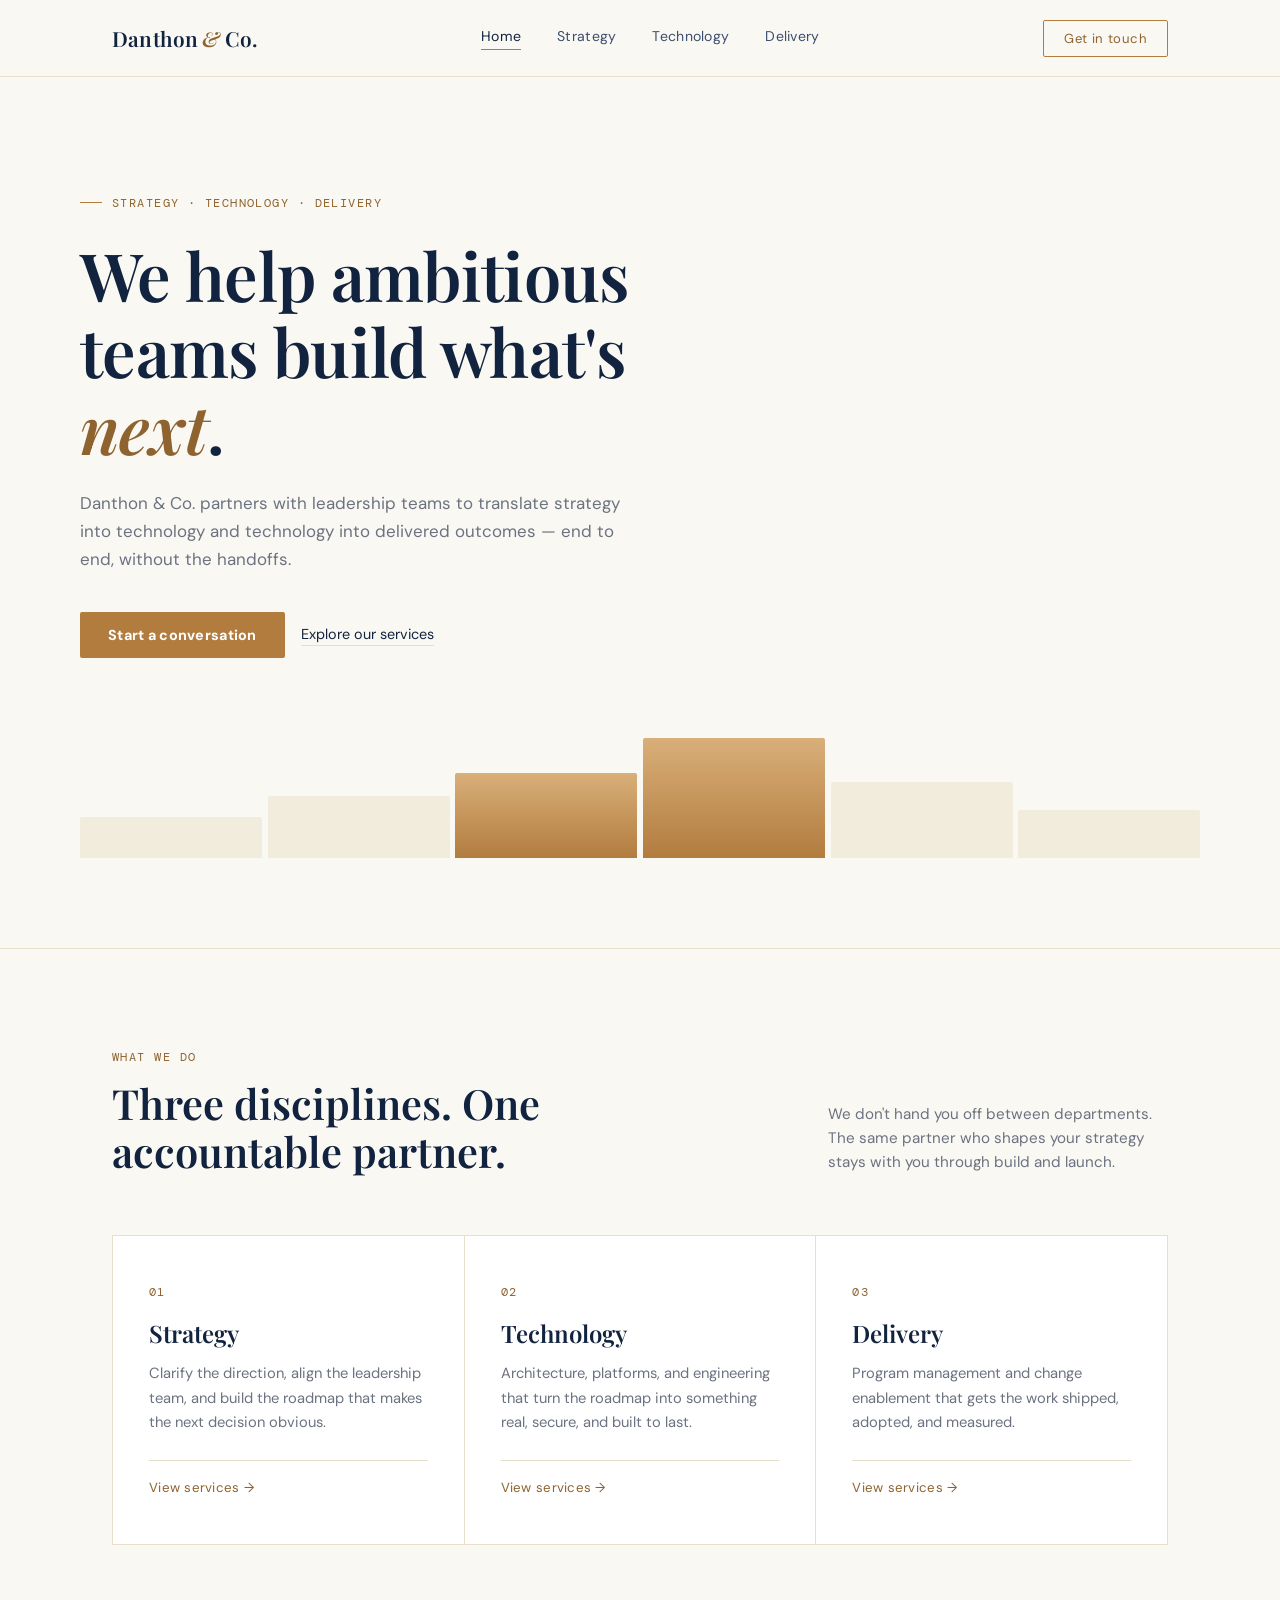
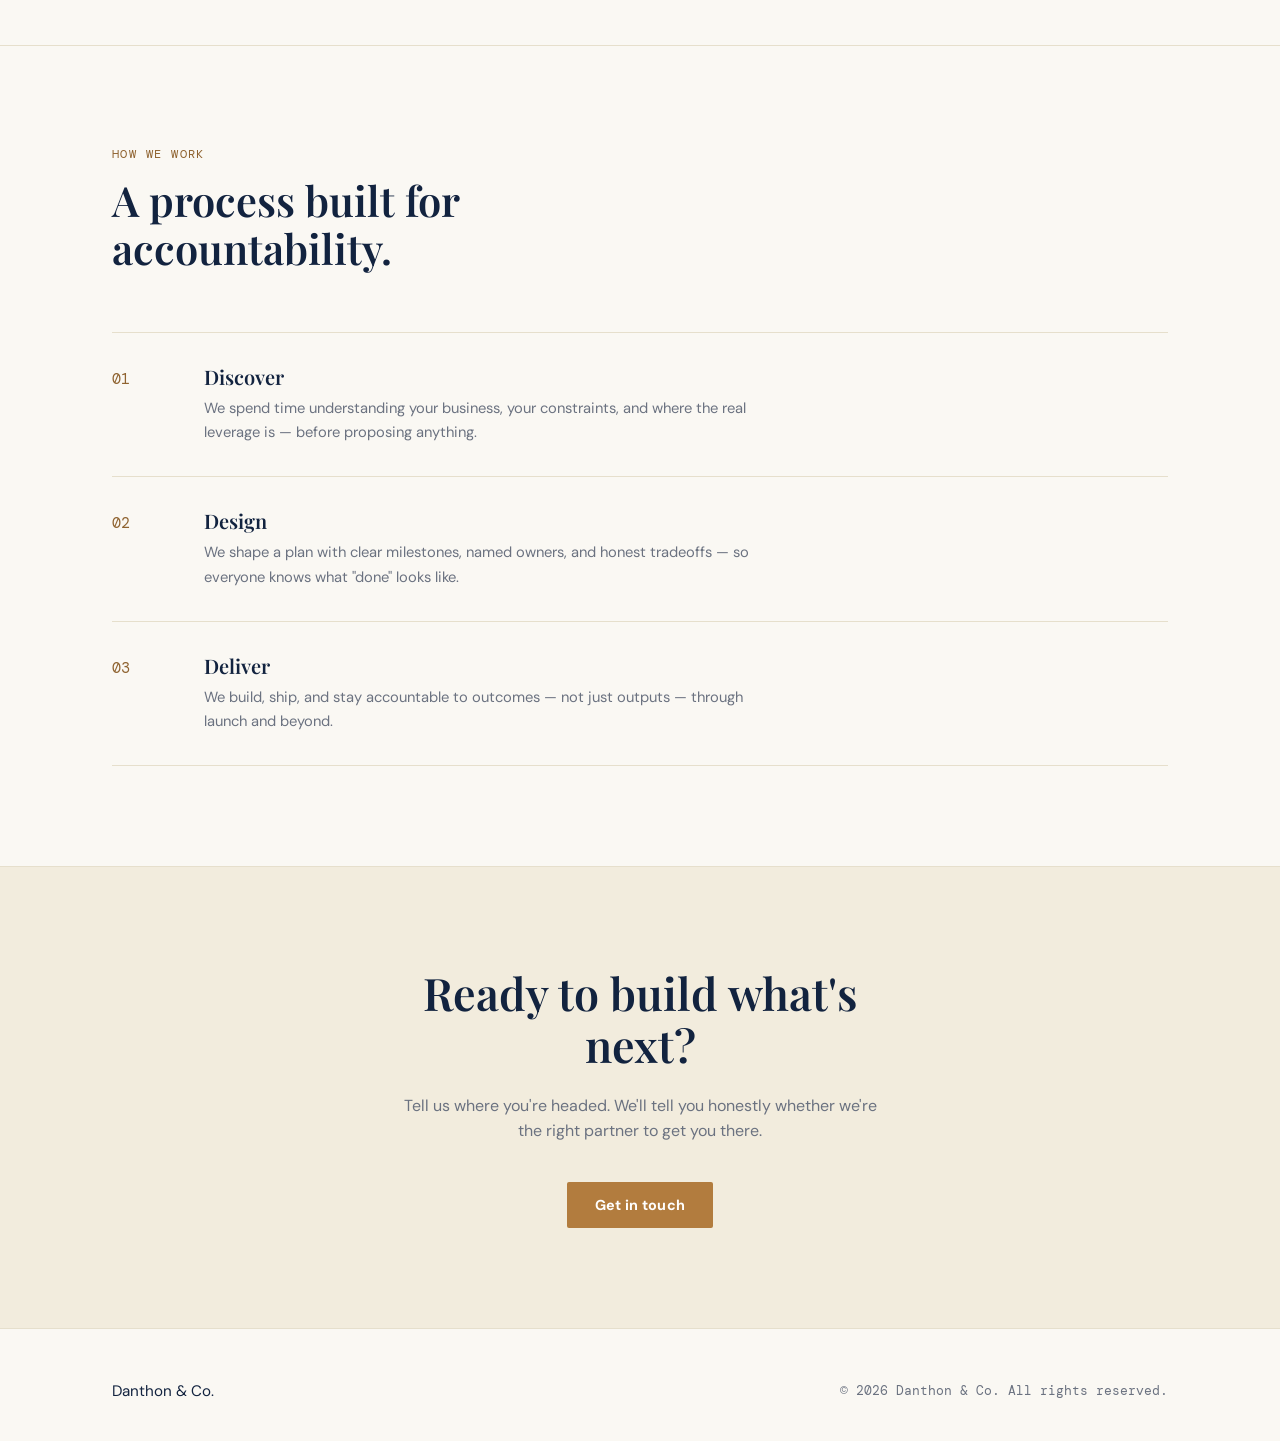
<file: index.html>
<!DOCTYPE html>
<html lang="en">
<head>
<meta charset="UTF-8">
<meta name="viewport" content="width=device-width, initial-scale=1.0">
<title>Danthon &amp; Co. — Strategy. Technology. Delivery.</title>
<meta name="description" content="Danthon &amp; Co. partners with leadership teams to translate strategy into technology and technology into delivered outcomes — end to end, without the handoffs.">
<style>
@import url('https://fonts.googleapis.com/css2?family=Playfair+Display:ital,wght@0,500;0,600;0,700;1,500&family=DM+Sans:wght@400;500;700&family=DM+Mono:wght@400;500&display=swap');

:root{
  --bg:#FAF8F3;
  --panel:#FFFFFF;
  --panel-alt:#F2ECDD;
  --line:#E6DFCC;
  --navy:#12233F;
  --navy-soft:#3C4E6E;
  --gold:#B27C3E;
  --gold-deep:#8F6330;
  --gold-tint:#D9AF7A;
  --muted:#6B7280;
}
*{margin:0;padding:0;box-sizing:border-box;}
html{scroll-behavior:smooth;}
body{
  background:var(--bg);
  color:var(--navy);
  font-family:'DM Sans',sans-serif;
  -webkit-font-smoothing:antialiased;
}
h1,h2,h3{font-family:'Playfair Display',serif;font-weight:600;line-height:1.15;color:var(--navy);}
a{color:inherit;text-decoration:none;}
.wrap{max-width:1120px;margin:0 auto;padding:0 32px;}
::selection{background:var(--gold-tint);color:var(--navy);}
a:focus-visible, button:focus-visible{outline:2px solid var(--gold-deep);outline-offset:3px;}

/* NAV */
nav{position:sticky;top:0;z-index:50;background:rgba(250,248,243,0.9);backdrop-filter:blur(10px);border-bottom:1px solid var(--line);}
nav .wrap{display:flex;align-items:center;justify-content:space-between;height:76px;}
.brand{display:flex;align-items:center;}
.brand-wordmark{font-family:'Playfair Display',serif;font-weight:600;font-size:1.3rem;letter-spacing:0.01em;color:var(--navy);}
.brand-wordmark span{color:var(--gold-deep);font-style:italic;margin:0 4px;}
.nav-links{display:flex;gap:36px;font-size:0.88rem;letter-spacing:0.02em;}
.nav-links a{color:var(--navy-soft);transition:color .2s;padding-bottom:4px;border-bottom:1px solid transparent;}
.nav-links a:hover{color:var(--navy);}
.nav-links a.active{color:var(--navy);border-bottom-color:var(--gold);}
.nav-cta{border:1px solid var(--gold);color:var(--gold-deep);padding:9px 20px;border-radius:2px;font-size:0.82rem;letter-spacing:0.03em;transition:background .2s,color .2s;}
.nav-cta:hover{background:var(--gold);color:#fff;}
@media(max-width:760px){.nav-links{display:none;}}

/* HERO (home) */
.hero{padding:110px 0 90px;}
.eyebrow{display:inline-flex;align-items:center;gap:10px;font-family:'DM Mono',monospace;font-size:0.75rem;letter-spacing:0.12em;color:var(--gold-deep);text-transform:uppercase;margin-bottom:26px;}
.eyebrow::before{content:'';width:22px;height:1px;background:var(--gold);}
.hero h1{font-size:clamp(2.3rem,5.2vw,4.2rem);max-width:16ch;letter-spacing:-0.01em;}
.hero h1 em{color:var(--gold-deep);font-style:italic;}
.hero-sub{margin-top:24px;max-width:46ch;font-size:1.06rem;line-height:1.65;color:var(--muted);}
.hero-ctas{margin-top:38px;display:flex;gap:16px;align-items:center;flex-wrap:wrap;}
.btn-primary{background:var(--gold);color:#fff;padding:14px 28px;font-weight:700;font-size:0.9rem;letter-spacing:0.02em;border-radius:2px;display:inline-block;transition:transform .2s,box-shadow .2s,background .2s;border:none;cursor:pointer;font-family:inherit;}
.btn-primary:hover{transform:translateY(-2px);box-shadow:0 12px 26px -12px rgba(178,124,62,0.5);background:var(--gold-deep);}
.btn-ghost{color:var(--navy);font-size:0.9rem;border-bottom:1px solid var(--line);padding-bottom:2px;}
.btn-ghost:hover{border-color:var(--navy-soft);}

.bars-field{margin-top:80px;display:flex;align-items:flex-end;gap:6px;height:120px;}
.bars-field .bar{flex:1;background:linear-gradient(180deg,var(--gold-tint),var(--gold));border-radius:2px 2px 0 0;transform:scaleY(0);transform-origin:bottom;animation:rise 1.1s cubic-bezier(.16,1,.3,1) forwards;}
.bars-field .bar:nth-child(1){height:34%;animation-delay:.05s;background:var(--panel-alt);}
.bars-field .bar:nth-child(2){height:52%;animation-delay:.12s;background:var(--panel-alt);}
.bars-field .bar:nth-child(3){height:71%;animation-delay:.19s;}
.bars-field .bar:nth-child(4){height:100%;animation-delay:.26s;}
.bars-field .bar:nth-child(5){height:63%;animation-delay:.33s;background:var(--panel-alt);}
.bars-field .bar:nth-child(6){height:40%;animation-delay:.4s;background:var(--panel-alt);}
@keyframes rise{to{transform:scaleY(1);}}
@media(prefers-reduced-motion:reduce){.bars-field .bar{animation:none;transform:scaleY(1);}}

/* SECTIONS */
.section{padding:100px 0;border-top:1px solid var(--line);}
.section-head{display:flex;justify-content:space-between;align-items:flex-end;gap:24px;margin-bottom:60px;flex-wrap:wrap;}
.section-label{font-family:'DM Mono',monospace;font-size:0.75rem;letter-spacing:0.12em;color:var(--gold-deep);text-transform:uppercase;margin-bottom:14px;}
.section-head h2{font-size:clamp(1.8rem,3.4vw,2.6rem);max-width:20ch;}
.section-head p{max-width:34ch;color:var(--muted);font-size:0.95rem;line-height:1.6;}

/* SERVICE SUMMARY CARDS (home) */
.services-grid{display:grid;grid-template-columns:repeat(3,1fr);gap:1px;background:var(--line);border:1px solid var(--line);}
.service-card{background:var(--panel);padding:40px 32px;display:flex;flex-direction:column;transition:background .2s;}
.service-card:hover{background:var(--panel-alt);}
.icon-circle{width:56px;height:56px;border-radius:50%;background:var(--navy);display:flex;align-items:center;justify-content:center;margin-bottom:22px;flex-shrink:0;}
.icon-circle svg{width:26px;height:26px;stroke:var(--gold);}
.card-name{font-family:'DM Sans',sans-serif;font-weight:700;font-size:1.05rem;margin-bottom:10px;letter-spacing:0.01em;}
.card-desc{color:var(--muted);font-size:0.88rem;line-height:1.6;margin-bottom:22px;flex-grow:1;}
.card-link{color:var(--gold-deep);font-size:0.83rem;letter-spacing:0.02em;display:inline-flex;align-items:center;gap:8px;padding-top:14px;border-top:1px solid var(--line);transition:gap .2s;background:none;border-left:none;border-right:none;border-bottom:none;}
.card-link:hover{gap:12px;}
@media(max-width:840px){.services-grid{grid-template-columns:1fr;}}

/* MAIN PILLAR CARDS (home) */
.pillar-grid{display:grid;grid-template-columns:repeat(3,1fr);gap:1px;background:var(--line);border:1px solid var(--line);}
.pillar-card{background:var(--panel);padding:48px 36px;display:flex;flex-direction:column;transition:background .2s;}
.pillar-card:hover{background:var(--panel-alt);}
.pillar-num{font-family:'DM Mono',monospace;font-size:0.75rem;letter-spacing:0.1em;color:var(--gold-deep);margin-bottom:20px;}
.pillar-card h3{font-size:1.5rem;margin-bottom:14px;max-width:14ch;}
.pillar-card p{color:var(--muted);font-size:0.92rem;line-height:1.65;margin-bottom:26px;flex-grow:1;}
.pillar-card .card-link{border-top:1px solid var(--line);padding-top:18px;}
.pillar-card.disabled{opacity:0.55;}
.pillar-card.disabled:hover{background:var(--panel);}
@media(max-width:840px){.pillar-grid{grid-template-columns:1fr;}}

/* Sub-service list on a pillar landing page */
.subservice-list{display:flex;flex-direction:column;}
.subservice-item{display:grid;grid-template-columns:56px 1fr auto;gap:24px;align-items:center;padding:28px 0;border-top:1px solid var(--line);transition:background .15s;}
.subservice-item:last-child{border-bottom:1px solid var(--line);}
.subservice-item:hover{background:var(--panel-alt);}
.subservice-item .icon-circle{margin-bottom:0;width:44px;height:44px;}
.subservice-item .icon-circle svg{width:20px;height:20px;}
.subservice-text h3{font-size:1.08rem;margin-bottom:4px;}
.subservice-text p{color:var(--muted);font-size:0.88rem;line-height:1.5;max-width:56ch;}
.subservice-arrow{color:var(--gold-deep);font-family:'DM Mono',monospace;font-size:0.85rem;}
.tagline-strip{display:flex;align-items:center;justify-content:center;gap:20px;padding:40px 0;font-family:'DM Mono',monospace;font-size:0.8rem;letter-spacing:0.18em;color:var(--gold-deep);text-transform:uppercase;flex-wrap:wrap;}
.tagline-strip .rule{width:60px;height:1px;background:var(--line);}

/* PROCESS */
.process-list{display:flex;flex-direction:column;}
.process-item{display:grid;grid-template-columns:64px 1fr;gap:28px;padding:32px 0;border-top:1px solid var(--line);align-items:start;}
.process-item:last-child{border-bottom:1px solid var(--line);}
.process-num{font-family:'DM Mono',monospace;color:var(--gold-deep);font-size:0.95rem;padding-top:4px;}
.process-item h3{font-size:1.25rem;margin-bottom:8px;}
.process-item p{color:var(--muted);font-size:0.92rem;line-height:1.65;max-width:56ch;}

/* CTA STRIP */
.cta-strip{background:var(--panel-alt);text-align:center;padding:100px 32px;border-top:1px solid var(--line);}
.cta-strip h2{font-size:clamp(1.9rem,4vw,2.8rem);max-width:18ch;margin:0 auto 22px;}
.cta-strip p{color:var(--muted);max-width:44ch;margin:0 auto 38px;line-height:1.6;}

footer{padding:52px 32px 40px;border-top:1px solid var(--line);}
.foot-wrap{display:flex;justify-content:space-between;align-items:center;flex-wrap:wrap;gap:20px;}
.foot-wrap .brand-name{font-size:0.95rem;}
footer .fine{color:var(--muted);font-size:0.8rem;font-family:'DM Mono',monospace;}

/* SERVICE DETAIL PAGES */
.breadcrumb{font-family:'DM Mono',monospace;font-size:0.78rem;color:var(--muted);margin-bottom:28px;}
.breadcrumb a{color:var(--gold-deep);}
.breadcrumb a:hover{text-decoration:underline;}
.service-hero{padding:64px 0 70px;border-bottom:1px solid var(--line);}
.service-hero .pkg-bars{height:34px;margin-bottom:24px;}
.service-hero .pkg-bars i{flex:0 0 8px;}
.service-hero h1{font-size:clamp(2.1rem,4.6vw,3.4rem);max-width:20ch;}
.service-hero .hero-sub{margin-top:20px;}
.detail-grid{display:grid;grid-template-columns:1.1fr 0.9fr;gap:80px;}
.detail-block h2{font-size:1.5rem;margin-bottom:20px;}
.detail-block p{color:var(--muted);font-size:0.97rem;line-height:1.7;margin-bottom:18px;max-width:58ch;}
.included-list{list-style:none;margin-top:8px;}
.included-list li{display:flex;gap:14px;padding:16px 0;border-top:1px solid var(--line);font-size:0.94rem;color:var(--navy-soft);line-height:1.5;}
.included-list li:last-child{border-bottom:1px solid var(--line);}
.included-list li::before{content:'—';color:var(--gold);flex-shrink:0;}
.side-panel{background:var(--panel);border:1px solid var(--line);padding:32px;height:fit-content;}
.side-panel h3{font-size:1.1rem;margin-bottom:14px;}
.side-panel p{color:var(--muted);font-size:0.9rem;line-height:1.65;margin-bottom:24px;}
.side-panel .btn-primary{width:100%;text-align:center;}
@media(max-width:840px){.detail-grid{grid-template-columns:1fr;gap:48px;}}

/* CONTACT PAGE */
.contact-grid{display:grid;grid-template-columns:1fr 1fr;gap:80px;align-items:start;}
.contact-block h2{font-size:1.6rem;margin-bottom:16px;}
.contact-block p{color:var(--muted);font-size:0.97rem;line-height:1.7;margin-bottom:14px;max-width:52ch;}
.contact-channels{list-style:none;margin-top:28px;}
.contact-channels li{padding:18px 0;border-top:1px solid var(--line);display:flex;flex-direction:column;gap:4px;}
.contact-channels li:last-child{border-bottom:1px solid var(--line);}
.contact-channels .label{font-family:'DM Mono',monospace;font-size:0.72rem;letter-spacing:0.1em;text-transform:uppercase;color:var(--gold-deep);}
.contact-channels .value{font-size:1.02rem;color:var(--navy);}
.contact-channels a.value:hover{color:var(--gold-deep);}
@media(max-width:840px){.contact-grid{grid-template-columns:1fr;gap:48px;}}

.page{display:none;}
.page.active{display:block;}

</style>
</head>
<body>

<nav>
  <div class="wrap">
    <a href="#/home" class="brand"><span class="brand-wordmark">Danthon<span>&amp;</span>Co.</span></a>
    <div class="nav-links" id="nav-links">
      <a href="#/home" data-nav="home">Home</a>
      <a href="#/strategy" data-nav="strategy">Strategy</a>
      <a href="#/technology" data-nav="technology">Technology</a>
      <a href="#/delivery" data-nav="delivery">Delivery</a>
    </div>
    <a href="#/contact" class="nav-cta">Get in touch</a>
  </div>
</nav>

<!-- HOME -->
<div id="page-home" class="page">
<main class="wrap hero">
  <div class="eyebrow">Strategy · Technology · Delivery</div>
  <h1>We help ambitious teams build what's <em>next</em>.</h1>
  <p class="hero-sub">Danthon &amp; Co. partners with leadership teams to translate strategy into technology and technology into delivered outcomes — end to end, without the handoffs.</p>
  <div class="hero-ctas">
    <a href="#/contact" class="btn-primary">Start a conversation</a>
    <a href="#/strategy" class="btn-ghost">Explore our services</a>
  </div>
  <div class="bars-field" aria-hidden="true">
    <div class="bar"></div><div class="bar"></div><div class="bar"></div>
    <div class="bar"></div><div class="bar"></div><div class="bar"></div>
  </div>
</main>

<section class="section">
  <div class="wrap">
    <div class="section-head">
      <div>
        <div class="section-label">What we do</div>
        <h2>Three disciplines. One accountable partner.</h2>
      </div>
      <p>We don't hand you off between departments. The same partner who shapes your strategy stays with you through build and launch.</p>
    </div>
    <div class="pillar-grid">
      <div class="pillar-card">
        <div class="pillar-num">01</div>
        <h3>Strategy</h3>
        <p>Clarify the direction, align the leadership team, and build the roadmap that makes the next decision obvious.</p>
        <a href="#/strategy" class="card-link">View services →</a>
      </div>
      <div class="pillar-card">
        <div class="pillar-num">02</div>
        <h3>Technology</h3>
        <p>Architecture, platforms, and engineering that turn the roadmap into something real, secure, and built to last.</p>
        <a href="#/technology" class="card-link">View services →</a>
      </div>
      <div class="pillar-card">
        <div class="pillar-num">03</div>
        <h3>Delivery</h3>
        <p>Program management and change enablement that gets the work shipped, adopted, and measured.</p>
        <a href="#/delivery" class="card-link">View services →</a>
      </div>
    </div>
  </div>
</section>

<section class="section">
  <div class="wrap">
    <div class="section-head">
      <div>
        <div class="section-label">How we work</div>
        <h2>A process built for accountability.</h2>
      </div>
    </div>
    <div class="process-list">
      <div class="process-item">
        <div class="process-num">01</div>
        <div>
          <h3>Discover</h3>
          <p>We spend time understanding your business, your constraints, and where the real leverage is — before proposing anything.</p>
        </div>
      </div>
      <div class="process-item">
        <div class="process-num">02</div>
        <div>
          <h3>Design</h3>
          <p>We shape a plan with clear milestones, named owners, and honest tradeoffs — so everyone knows what "done" looks like.</p>
        </div>
      </div>
      <div class="process-item">
        <div class="process-num">03</div>
        <div>
          <h3>Deliver</h3>
          <p>We build, ship, and stay accountable to outcomes — not just outputs — through launch and beyond.</p>
        </div>
      </div>
    </div>
  </div>
</section>

<section class="cta-strip">
  <h2>Ready to build what's next?</h2>
  <p>Tell us where you're headed. We'll tell you honestly whether we're the right partner to get you there.</p>
  <a href="#/contact" class="btn-primary">Get in touch</a>
</section>
</div>

<!-- PILLAR PAGES (Strategy, Technology, Delivery) render here -->
<div id="page-pillar" class="page">
  <div class="wrap" style="padding-top:40px;">
    <div class="breadcrumb" id="pillar-breadcrumb"></div>
  </div>
  <div class="service-hero">
    <div class="wrap">
      <div class="eyebrow" id="pillar-eyebrow"></div>
      <h1 id="pillar-title"></h1>
      <p class="hero-sub" id="pillar-summary"></p>
    </div>
  </div>
  <div class="tagline-strip" id="pillar-tagline"></div>
  <section class="section" style="border-top:none;padding-top:20px;">
    <div class="wrap">
      <div class="section-head">
        <div>
          <div class="section-label">Services</div>
          <h2>Where we can help.</h2>
        </div>
      </div>
      <div class="subservice-list" id="pillar-subservices"></div>
    </div>
  </section>
  <section class="cta-strip">
    <h2>Not sure where to start?</h2>
    <p>Tell us what you're working on and we'll point you to the right service — or tell you plainly if we're not the right fit.</p>
    <a href="#/contact" class="btn-primary">Get in touch</a>
  </section>
</div>

<!-- SERVICE DETAIL PAGES render here -->
<div id="page-detail" class="page">
  <div class="wrap" style="padding-top:40px;">
    <div class="breadcrumb" id="detail-breadcrumb"></div>
  </div>
  <div class="service-hero">
    <div class="wrap">
      <div class="eyebrow" id="detail-eyebrow"></div>
      <h1 id="detail-title"></h1>
      <p class="hero-sub" id="detail-summary"></p>
    </div>
  </div>
  <section class="section" style="border-top:none;">
    <div class="wrap detail-grid">
      <div class="detail-block">
        <h2>What's included</h2>
        <p id="detail-description"></p>
        <ul class="included-list" id="detail-included"></ul>
      </div>
      <div class="side-panel">
        <h3>Ready to talk?</h3>
        <p>Tell us about your situation and we'll come back with an honest read on scope, timeline, and fit — no obligation.</p>
        <a href="#/contact" class="btn-primary">Get in touch</a>
      </div>
    </div>
  </section>
</div>

<!-- CONTACT -->
<div id="page-contact" class="page">
  <div class="wrap" style="padding-top:40px;">
    <div class="breadcrumb"><a href="#/home">Home</a> / Contact</div>
  </div>
  <section class="section" style="border-top:none;padding-top:24px;">
    <div class="wrap contact-grid">
      <div class="contact-block">
        <div class="eyebrow">Get in touch</div>
        <h2>Let's talk about what's next.</h2>
        <p>Tell us where you're headed — strategy, technology, delivery, or all three — and we'll get back to you within one business day with an honest read on whether we're the right partner.</p>
        <p>No sales pitch on the first call. Just a straight conversation about your situation.</p>
      </div>
      <div>
        <ul class="contact-channels">
          <li>
            <span class="label">Email</span>
            <a class="value" href="mailto:hello@danthonandco.com">hello@danthonandco.com</a>
          </li>
          <li>
            <span class="label">Response time</span>
            <span class="value">Within one business day</span>
          </li>
          <li>
            <span class="label">Based in</span>
            <span class="value">Lagos, Nigeria — working with clients worldwide</span>
          </li>
        </ul>
        <div style="margin-top:28px;">
          <a href="mailto:hello@danthonandco.com?subject=Let%27s%20talk" class="btn-primary">Email us</a>
        </div>
      </div>
    </div>
  </section>
</div>

<footer>
  <div class="wrap foot-wrap">
    <div class="brand-name">Danthon &amp; Co.</div>
    <div class="fine">© 2026 Danthon &amp; Co. All rights reserved.</div>
  </div>
</footer>

<script>
(function(){
  var ICONS = {
    compass: '<path d="M12 2a10 10 0 1 0 0 20 10 10 0 0 0 0-20Z"/><path d="m16 8-2 6-6 2 2-6 6-2Z"/>',
    layers: '<path d="m12 2 9 5-9 5-9-5 9-5Z"/><path d="m3 12 9 5 9-5"/><path d="m3 17 9 5 9-5"/>',
    users: '<path d="M17 21v-2a4 4 0 0 0-4-4H6a4 4 0 0 0-4 4v2"/><circle cx="9" cy="7" r="4"/><path d="M23 21v-2a4 4 0 0 0-3-3.87"/><path d="M16 3.13a4 4 0 0 1 0 7.75"/>',
    code: '<path d="m16 18 6-6-6-6"/><path d="m8 6-6 6 6 6"/>',
    cloud: '<path d="M17.5 19H9a7 7 0 1 1 6.71-9h.79a4.5 4.5 0 1 1 1 8.9Z"/>',
    database: '<ellipse cx="12" cy="5" rx="9" ry="3"/><path d="M3 5v14a9 3 0 0 0 18 0V5"/><path d="M3 12a9 3 0 0 0 18 0"/>',
    clipboard: '<rect x="8" y="2" width="8" height="4" rx="1"/><path d="M9 4H5a2 2 0 0 0-2 2v14a2 2 0 0 0 2 2h14a2 2 0 0 0 2-2V6a2 2 0 0 0-2-2h-4"/>',
    trending: '<path d="m3 17 6-6 4 4 8-8"/><path d="M17 7h4v4"/>',
    handshake: '<path d="m11 17 2 2a1 1 0 1 0 3-3"/><path d="m14 14 3 3a1 1 0 0 0 3-3l-3.66-3.66"/><path d="M9 12v-1a2 2 0 0 1 4 0v1"/><path d="M4 10v6a1 1 0 0 0 1 1h1"/><path d="m4 10 5-5 3.5 3.5"/>'
  };
  function icon(name){
    return '<div class="icon-circle"><svg viewBox="0 0 24 24" fill="none" stroke="currentColor" stroke-width="2" stroke-linecap="round" stroke-linejoin="round">'+ICONS[name]+'</svg></div>';
  }

  var SITE = {
    strategy: {
      title: 'Strategy',
      summary: 'Clarify the direction, align the leadership team, and build the roadmap that makes the next decision obvious.',
      tagline: 'DIRECTION · ALIGNMENT · ROADMAP',
      services: [
        { slug:'corporate-digital-strategy', icon:'compass', name:'Corporate &amp; Digital Strategy', summary:'A clear-eyed view of where the business is headed and what has to be true to get there.',
          description:'We work with your leadership team to set direction, prioritize the bets worth making, and translate ambition into a roadmap the whole organization can act on.',
          included:['Market and competitive positioning review','Leadership workshops to align on priorities','A prioritized 12–24 month roadmap','Board- and investor-ready strategy narrative'] },
        { slug:'technology-due-diligence', icon:'layers', name:'Technology Due Diligence', summary:'An honest, outside assessment of your current stack, team, and technical debt.',
          description:'Before you invest, acquire, or scale, we give you an unvarnished read on what your technology can and can’t support — and what it will cost to fix.',
          included:['Architecture and codebase review','Team capability and process assessment','Risk register with cost-to-remediate estimates','A findings report written for non-technical stakeholders'] },
        { slug:'operating-model-design', icon:'users', name:'Operating Model Design', summary:'The org structure, decision rights, and ways of working that let strategy actually happen.',
          description:'Strategy fails most often at the handoff. We design the operating model — teams, decision rights, cadences — that keeps strategy and execution connected.',
          included:['Current-state operating model diagnostic','Target team structure and decision rights','Governance and reporting cadence design','Rollout and change plan'] }
      ]
    },
    technology: {
      title: 'Technology',
      summary: 'Architecture, platforms, and engineering that turn the roadmap into something real, secure, and built to last.',
      tagline: 'ARCHITECTURE · ENGINEERING · SCALE',
      services: [
        { slug:'product-platform-engineering', icon:'code', name:'Product &amp; Platform Engineering', summary:'Custom software, built by senior engineers, that ships and stays shippable.',
          description:'We design and build the products and internal platforms your roadmap depends on — with an architecture that won’t need to be rebuilt in eighteen months.',
          included:['Product and technical architecture design','Full-stack engineering (web, mobile, APIs)','Code and security review of existing systems','Documentation and knowledge transfer to your team'] },
        { slug:'cloud-infrastructure-modernization', icon:'cloud', name:'Cloud &amp; Infrastructure Modernization', summary:'Migrate, consolidate, and modernize the infrastructure underneath the product.',
          description:'We take on-premise or aging cloud environments and rebuild them for reliability, cost, and speed — without disrupting the business while we do it.',
          included:['Cloud migration strategy and execution','Infrastructure-as-code and CI/CD pipelines','Cost optimization and monitoring setup','Security hardening and compliance readiness'] },
        { slug:'data-ai-enablement', icon:'database', name:'Data &amp; AI Enablement', summary:'Data platforms and applied AI that produce decisions, not just dashboards.',
          description:'We build the data foundation and the applied AI capabilities on top of it — from a single source of truth to production models your teams actually use.',
          included:['Data platform and pipeline design','Analytics and reporting infrastructure','Applied AI / LLM feature design and integration','Data governance and access controls'] }
      ]
    },
    delivery: {
      title: 'Delivery',
      summary: 'Program management and change enablement that gets the work shipped, adopted, and measured.',
      tagline: 'PROGRAM MANAGEMENT · ADOPTION · OUTCOMES',
      services: [
        { slug:'program-project-management', icon:'clipboard', name:'Program &amp; Project Management', summary:'Experienced program leadership that keeps complex, multi-team work on track.',
          description:'We run the program management office for your most important initiative — milestones, dependencies, risk, and reporting — so nothing important falls through the cracks.',
          included:['Program setup: milestones, RAID log, cadences','Cross-team dependency and risk management','Executive-level status reporting','Vendor and third-party coordination'] },
        { slug:'change-enablement-adoption', icon:'trending', name:'Change Enablement &amp; Adoption', summary:'The training, communication, and support that turn a launch into actual adoption.',
          description:'A shipped product nobody uses isn’t a delivered outcome. We plan and run the change program that gets your organization to actually adopt what was built.',
          included:['Stakeholder impact and readiness assessment','Training materials and enablement sessions','Communication and rollout planning','Adoption metrics and post-launch support'] },
        { slug:'managed-delivery', icon:'handshake', name:'Managed Delivery', summary:'An embedded, outsourced delivery team for ongoing work, not just a single project.',
          description:'For teams that need sustained delivery capacity, we embed a dedicated squad — engineering, product, and delivery management — as an extension of your team.',
          included:['Dedicated cross-functional delivery squad','Sprint planning and execution','Direct integration with your existing tools and teams','Flexible scale-up or scale-down as needs change'] }
      ]
    }
  };

  var pageEls = {
    home: document.getElementById('page-home'),
    pillar: document.getElementById('page-pillar'),
    detail: document.getElementById('page-detail'),
    contact: document.getElementById('page-contact')
  };

  function showPage(key){
    Object.keys(pageEls).forEach(function(k){
      pageEls[k].classList.toggle('active', k === key);
    });
  }

  function setActiveNav(section){
    document.querySelectorAll('#nav-links a').forEach(function(a){
      a.classList.toggle('active', a.getAttribute('data-nav') === section);
    });
  }

  function renderPillar(key){
    var data = SITE[key];
    if(!data){ location.hash = '#/home'; return; }
    document.getElementById('pillar-breadcrumb').innerHTML = '<a href="#/home">Home</a> / ' + data.title;
    document.getElementById('pillar-eyebrow').textContent = data.title;
    document.getElementById('pillar-title').textContent = data.title;
    document.getElementById('pillar-summary').textContent = data.summary;
    document.getElementById('pillar-tagline').innerHTML =
      '<div class="rule"></div><span>' + data.tagline + '</span><div class="rule"></div>';
    var list = document.getElementById('pillar-subservices');
    list.innerHTML = data.services.map(function(s){
      return '<a class="subservice-item" href="#/' + key + '/' + s.slug + '">' +
        icon(s.icon) +
        '<div class="subservice-text"><h3>' + s.name + '</h3><p>' + s.summary + '</p></div>' +
        '<div class="subservice-arrow">→</div>' +
      '</a>';
    }).join('');
    setActiveNav(key);
    showPage('pillar');
  }

  function renderDetail(key, slug){
    var data = SITE[key];
    var service = data && data.services.filter(function(s){ return s.slug === slug; })[0];
    if(!service){ location.hash = '#/' + key; return; }
    document.getElementById('detail-breadcrumb').innerHTML =
      '<a href="#/home">Home</a> / <a href="#/' + key + '">' + data.title + '</a> / ' + service.name;
    document.getElementById('detail-eyebrow').textContent = data.title;
    document.getElementById('detail-title').innerHTML = service.name;
    document.getElementById('detail-summary').textContent = service.summary;
    document.getElementById('detail-description').textContent = service.description;
    document.getElementById('detail-included').innerHTML =
      service.included.map(function(i){ return '<li>' + i + '</li>'; }).join('');
    setActiveNav(key);
    showPage('detail');
  }

  function route(){
    var hash = location.hash.replace(/^#\//, '');
    var parts = hash.split('/').filter(Boolean);
    window.scrollTo(0, 0);

    if(parts.length === 0 || parts[0] === 'home'){
      setActiveNav('home');
      showPage('home');
      return;
    }
    if(parts[0] === 'contact'){
      setActiveNav('contact');
      showPage('contact');
      return;
    }
    if(SITE[parts[0]] && parts.length === 1){
      renderPillar(parts[0]);
      return;
    }
    if(SITE[parts[0]] && parts.length === 2){
      renderDetail(parts[0], parts[1]);
      return;
    }
    setActiveNav('home');
    showPage('home');
  }

  window.addEventListener('hashchange', route);
  route();
})();
</script>

</body>
</html>
</file>
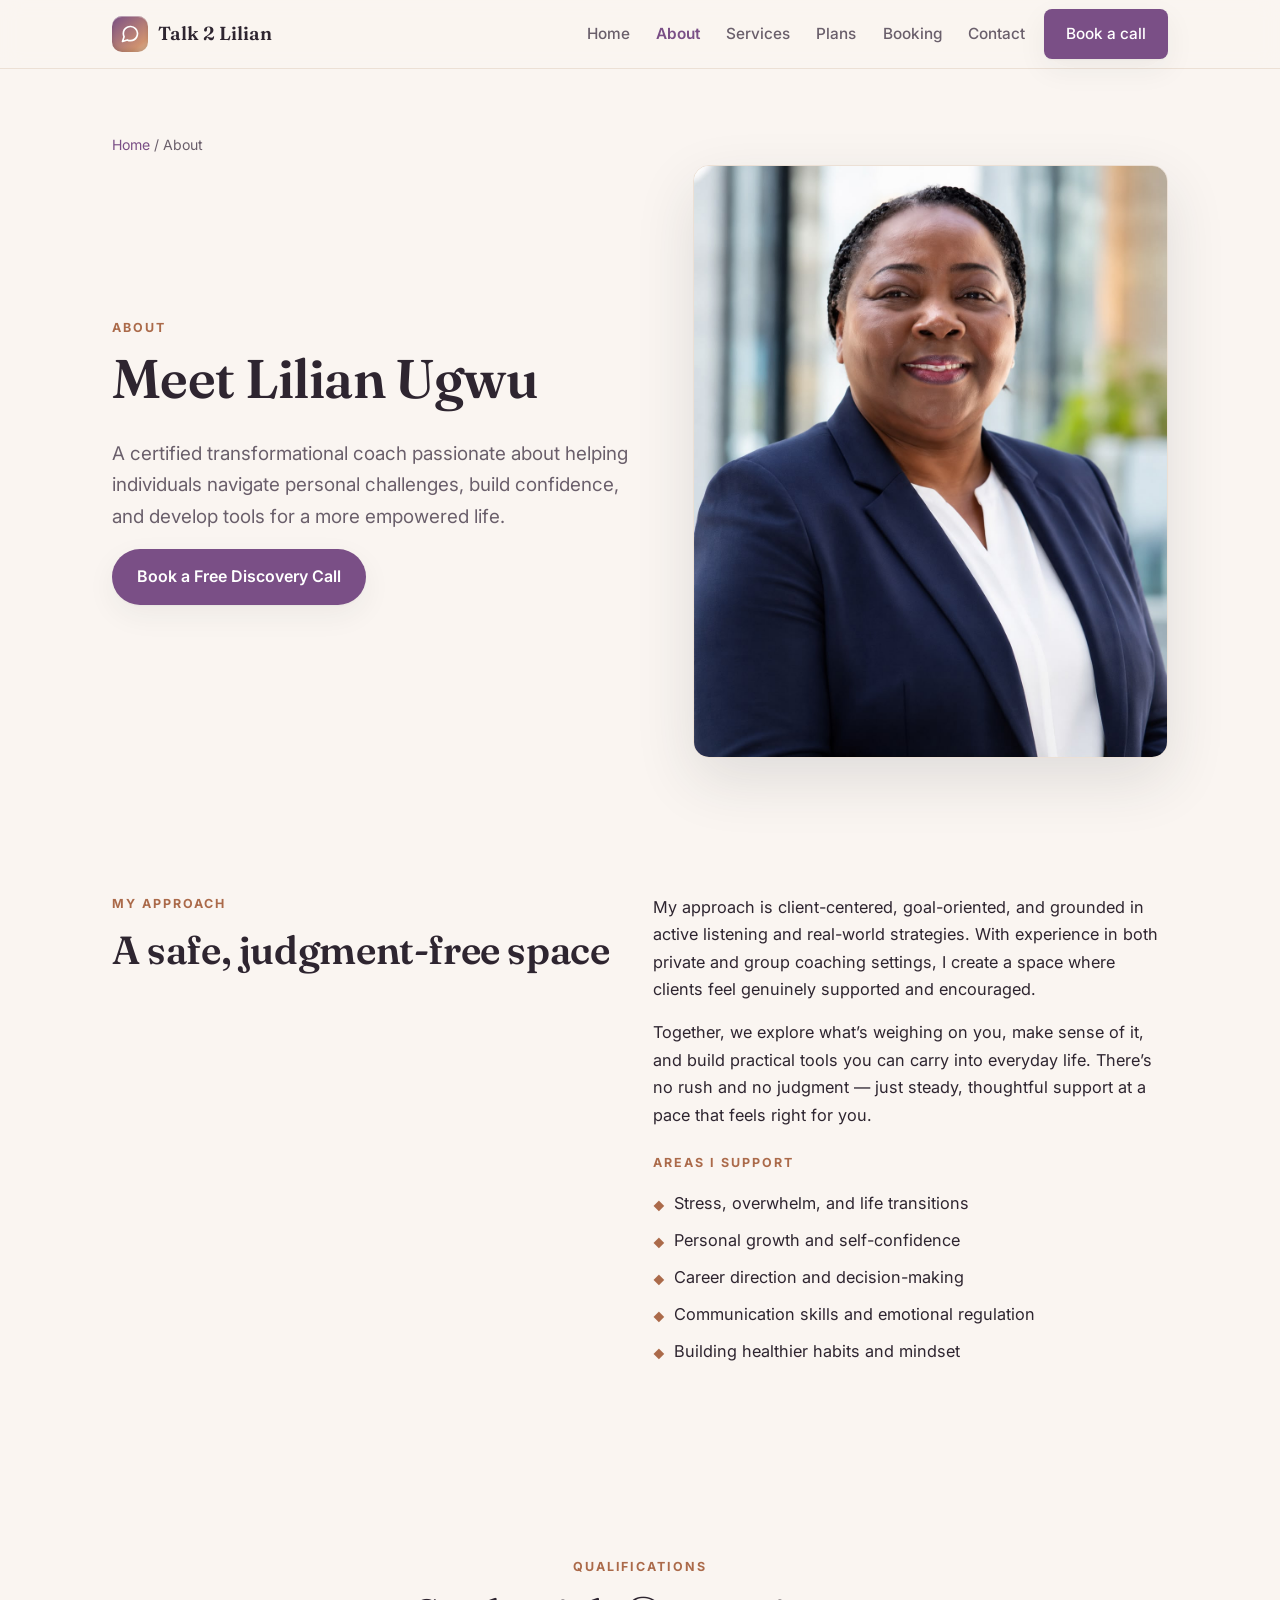
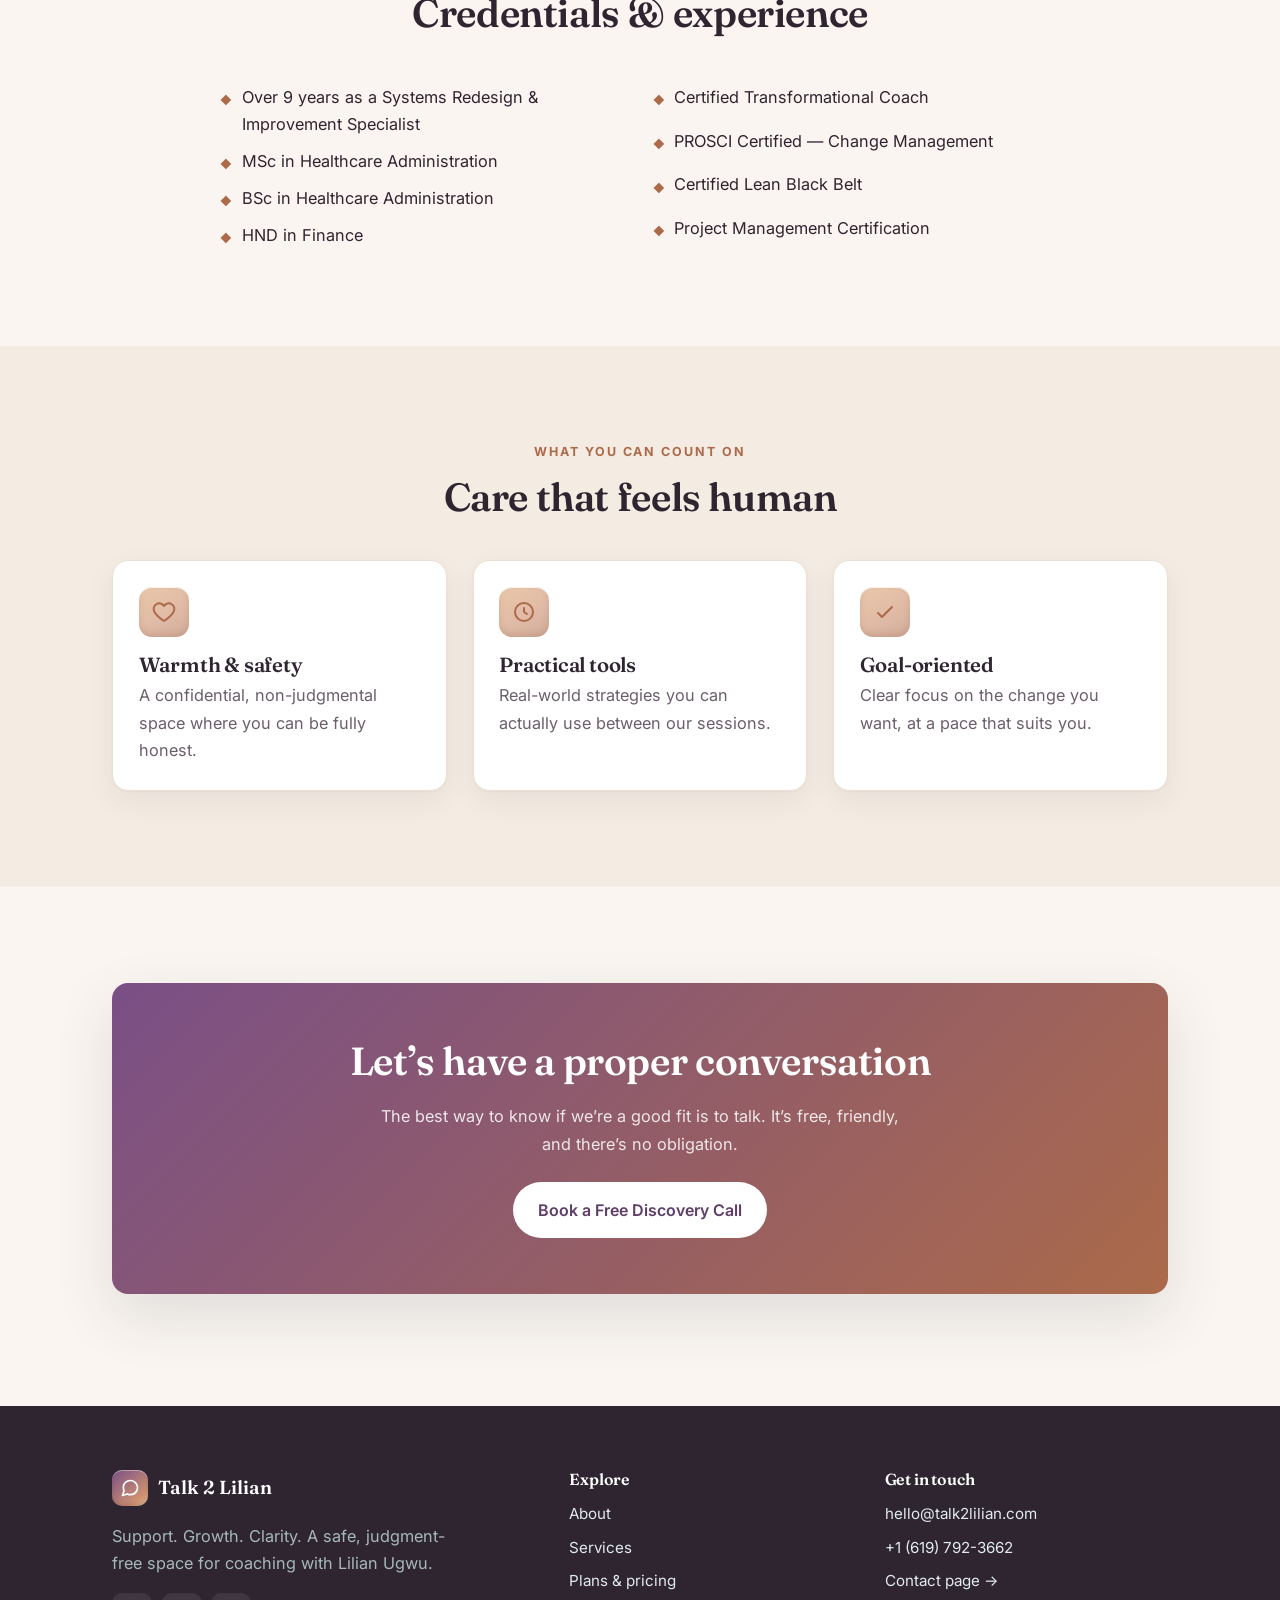
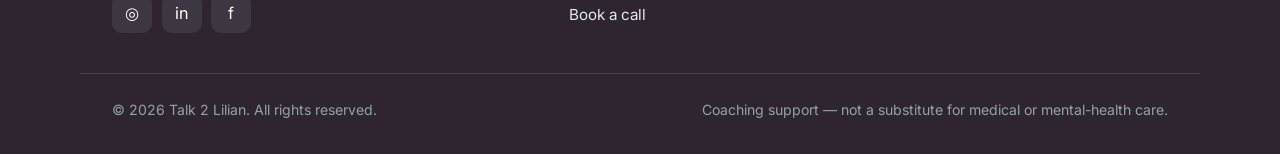
<file: about.html>
<!DOCTYPE html>
<html lang="en">
<head>
  <meta charset="UTF-8" />
  <meta name="viewport" content="width=device-width, initial-scale=1.0" />
  <title>About Lilian Ugwu — Talk 2 Lilian</title>
  <meta name="description" content="Meet Lilian Ugwu — a certified transformational coach creating a safe, judgment-free space for personal growth, clarity, and confidence." />

  <link rel="preconnect" href="https://fonts.googleapis.com" />
  <link rel="preconnect" href="https://fonts.gstatic.com" crossorigin />
  <link href="https://fonts.googleapis.com/css2?family=Fraunces:opsz,wght@9..144,500;9..144,600&family=Inter:wght@400;500;600;700&display=swap" rel="stylesheet" />
  <link rel="stylesheet" href="css/styles.css" />
  <noscript><style>.reveal{opacity:1;transform:none;}</style></noscript>
  <link rel="icon" href="assets/favicon.svg" type="image/svg+xml" />
</head>
<body>

  <header class="site-header">
    <div class="container nav">
      <a class="brand" href="index.html">
        <span class="mark"><svg viewBox="0 0 24 24" fill="none" stroke="currentColor" stroke-width="2" stroke-linecap="round" stroke-linejoin="round"><path d="M21 11.5a8.38 8.38 0 0 1-.9 3.8 8.5 8.5 0 0 1-7.6 4.7 8.38 8.38 0 0 1-3.8-.9L3 21l1.9-5.7a8.38 8.38 0 0 1-.9-3.8 8.5 8.5 0 0 1 4.7-7.6 8.38 8.38 0 0 1 3.8-.9h.5a8.48 8.48 0 0 1 8 8v.5z"/></svg></span>
        Talk&nbsp;2&nbsp;Lilian
      </a>
      <button class="nav-toggle" aria-label="Open menu" aria-controls="nav-links" aria-expanded="false"><span></span></button>
      <ul class="nav-links" id="nav-links">
        <li><a href="index.html">Home</a></li>
        <li><a href="about.html" class="active">About</a></li>
        <li><a href="services.html">Services</a></li>
        <li><a href="plans.html">Plans</a></li>
        <li><a href="booking.html">Booking</a></li>
        <li><a href="contact.html">Contact</a></li>
        <li class="nav-cta"><a class="btn btn--primary" href="booking.html">Book a call</a></li>
      </ul>
    </div>
  </header>

  <main>
    <section class="page-hero section">
      <div class="container">
        <p class="breadcrumb"><a href="index.html">Home</a> / About</p>
        <div class="hero-grid" style="align-items:center;">
          <div class="reveal">
            <p class="eyebrow">About</p>
            <h1>Meet Lilian Ugwu</h1>
            <p class="lead">A certified transformational coach passionate about helping individuals navigate personal
              challenges, build confidence, and develop tools for a more empowered life.</p>
            <a class="btn btn--primary" href="booking.html">Book a Free Discovery Call</a>
          </div>
          <div class="reveal">
            <div class="photo-frame">
              <!-- PHOTO: drop a portrait of Lilian Ugwu at assets/lilian-portrait.jpg and it appears automatically.
                   Until the file exists, the placeholder below is shown instead. -->
              <img src="assets/lilian-portrait.jpg" alt="Lilian Ugwu"
                   onload="this.nextElementSibling.style.display='none'"
                   onerror="this.style.display='none'" />
              <div class="photo-placeholder">
                <span class="pp-initials">LU</span>
                <span class="pp-note">A portrait of Lilian Ugwu will go here.</span>
              </div>
            </div>
          </div>
        </div>
      </div>
    </section>

    <section class="section">
      <div class="container grid cols-2" style="align-items:start;">
        <div class="reveal">
          <p class="eyebrow">My approach</p>
          <h2>A safe, judgment-free space</h2>
        </div>
        <div class="reveal">
          <p>My approach is client-centered, goal-oriented, and grounded in active listening and real-world
            strategies. With experience in both private and group coaching settings, I create a space where
            clients feel genuinely supported and encouraged.</p>
          <p>Together, we explore what’s weighing on you, make sense of it, and build practical tools you can
            carry into everyday life. There’s no rush and no judgment — just steady, thoughtful support at a
            pace that feels right for you.</p>
          <p class="eyebrow" style="margin-top:1.5rem;">Areas I support</p>
          <ul class="creds">
            <li>Stress, overwhelm, and life transitions</li>
            <li>Personal growth and self-confidence</li>
            <li>Career direction and decision-making</li>
            <li>Communication skills and emotional regulation</li>
            <li>Building healthier habits and mindset</li>
          </ul>
        </div>
      </div>
    </section>

    <!-- QUALIFICATIONS -->
    <section class="section">
      <div class="container">
        <div class="narrow center reveal">
          <p class="eyebrow">Qualifications</p>
          <h2>Credentials &amp; experience</h2>
        </div>
        <div class="grid cols-2 reveal" style="margin-top:2rem; max-width:840px; margin-inline:auto;">
          <ul class="creds">
            <li>Over 9 years as a Systems Redesign &amp; Improvement Specialist</li>
            <li>MSc in Healthcare Administration</li>
            <li>BSc in Healthcare Administration</li>
            <li>HND in Finance</li>
          </ul>
          <ul class="creds">
            <li>Certified Transformational Coach</li>
            <li>PROSCI Certified &mdash; Change Management</li>
            <li>Certified Lean Black Belt</li>
            <li>Project Management Certification</li>
          </ul>
        </div>
      </div>
    </section>

    <section class="section section--tint">
      <div class="container">
        <div class="narrow center reveal">
          <p class="eyebrow">What you can count on</p>
          <h2>Care that feels human</h2>
        </div>
        <div class="grid cols-3" style="margin-top:2.5rem;">
          <div class="card reveal">
            <div class="icon"><svg viewBox="0 0 24 24" fill="none" stroke="currentColor" stroke-width="2" stroke-linecap="round" stroke-linejoin="round"><path d="M12 21s-7-4.5-9.5-9A5 5 0 0 1 12 6a5 5 0 0 1 9.5 6C19 16.5 12 21 12 21Z"/></svg></div>
            <h3>Warmth &amp; safety</h3>
            <p>A confidential, non-judgmental space where you can be fully honest.</p>
          </div>
          <div class="card reveal">
            <div class="icon"><svg viewBox="0 0 24 24" fill="none" stroke="currentColor" stroke-width="2" stroke-linecap="round" stroke-linejoin="round"><circle cx="12" cy="12" r="9"/><path d="M12 8v4l3 2"/></svg></div>
            <h3>Practical tools</h3>
            <p>Real-world strategies you can actually use between our sessions.</p>
          </div>
          <div class="card reveal">
            <div class="icon"><svg viewBox="0 0 24 24" fill="none" stroke="currentColor" stroke-width="2" stroke-linecap="round" stroke-linejoin="round"><path d="M5 13l4 4L19 7"/></svg></div>
            <h3>Goal-oriented</h3>
            <p>Clear focus on the change you want, at a pace that suits you.</p>
          </div>
        </div>
      </div>
    </section>

    <section class="section">
      <div class="container">
        <div class="cta-band reveal">
          <h2>Let’s have a proper conversation</h2>
          <p>The best way to know if we’re a good fit is to talk. It’s free, friendly, and there’s no obligation.</p>
          <a class="btn btn--accent" href="booking.html">Book a Free Discovery Call</a>
        </div>
      </div>
    </section>
  </main>

  <footer class="site-footer">
    <div class="container footer-grid">
      <div>
        <a class="brand" href="index.html">
          <span class="mark"><svg viewBox="0 0 24 24" fill="none" stroke="currentColor" stroke-width="2" stroke-linecap="round" stroke-linejoin="round"><path d="M21 11.5a8.38 8.38 0 0 1-.9 3.8 8.5 8.5 0 0 1-7.6 4.7 8.38 8.38 0 0 1-3.8-.9L3 21l1.9-5.7a8.38 8.38 0 0 1-.9-3.8 8.5 8.5 0 0 1 4.7-7.6 8.38 8.38 0 0 1 3.8-.9h.5a8.48 8.48 0 0 1 8 8v.5z"/></svg></span>
          Talk&nbsp;2&nbsp;Lilian
        </a>
        <p style="margin-top:1rem; max-width:36ch; color:#a8b8b9;">Support. Growth. Clarity. A safe, judgment-free space for coaching with Lilian Ugwu.</p>
        <div class="social">
          <a href="#" aria-label="Instagram" title="Instagram">◎</a>
          <a href="#" aria-label="LinkedIn" title="LinkedIn">in</a>
          <a href="#" aria-label="Facebook" title="Facebook">f</a>
        </div>
      </div>
      <div class="footer-col">
        <h4>Explore</h4>
        <ul>
          <li><a href="about.html">About</a></li>
          <li><a href="services.html">Services</a></li>
          <li><a href="plans.html">Plans &amp; pricing</a></li>
          <li><a href="booking.html">Book a call</a></li>
        </ul>
      </div>
      <div class="footer-col">
        <h4>Get in touch</h4>
        <ul>
          <li><a href="mailto:hello@talk2lilian.com">hello@talk2lilian.com</a></li>
          <li><a href="tel:+16197923662">+1 (619) 792-3662</a></li>
          <li><a href="contact.html">Contact page →</a></li>
        </ul>
      </div>
    </div>
    <div class="container footer-base">
      <span>© <span id="year">2026</span> Talk 2 Lilian. All rights reserved.</span>
      <span>Coaching support — not a substitute for medical or mental-health care.</span>
    </div>
  </footer>

  <script src="js/main.js"></script>
</body>
</html>
</file>
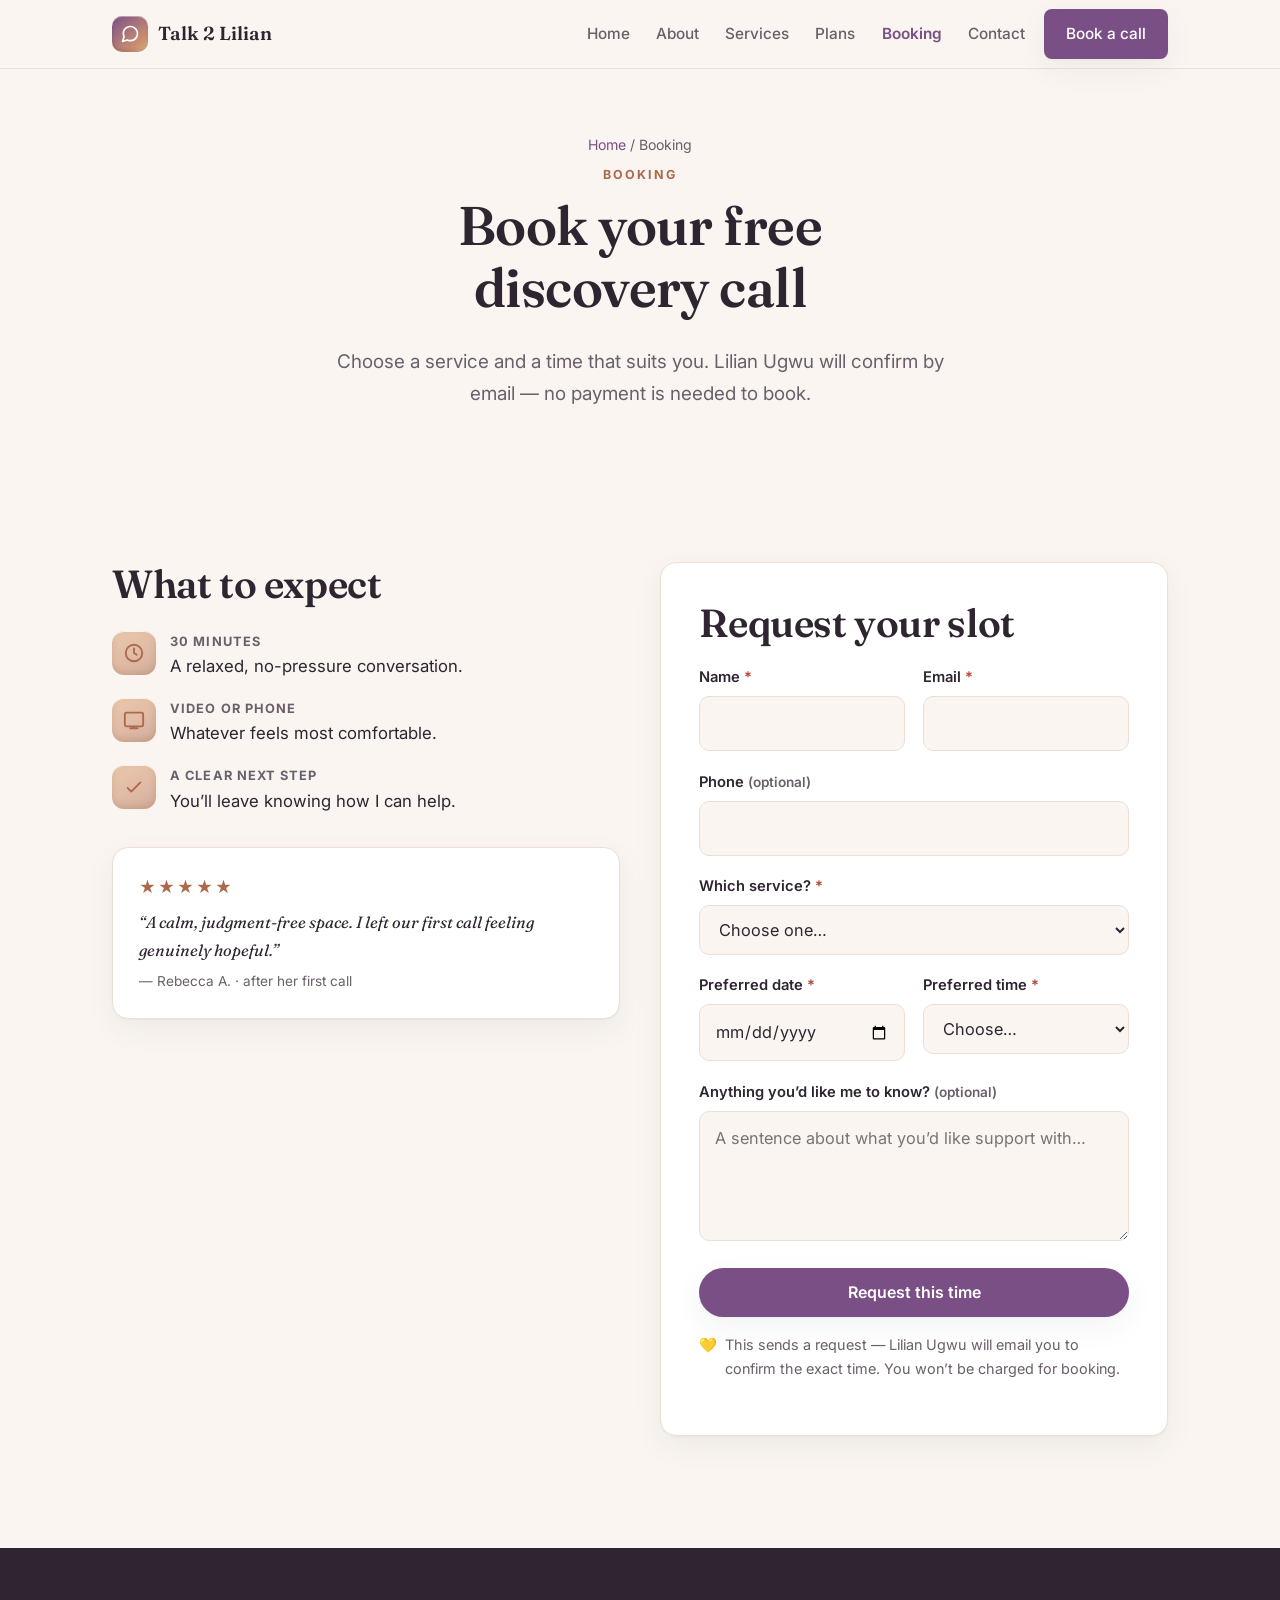
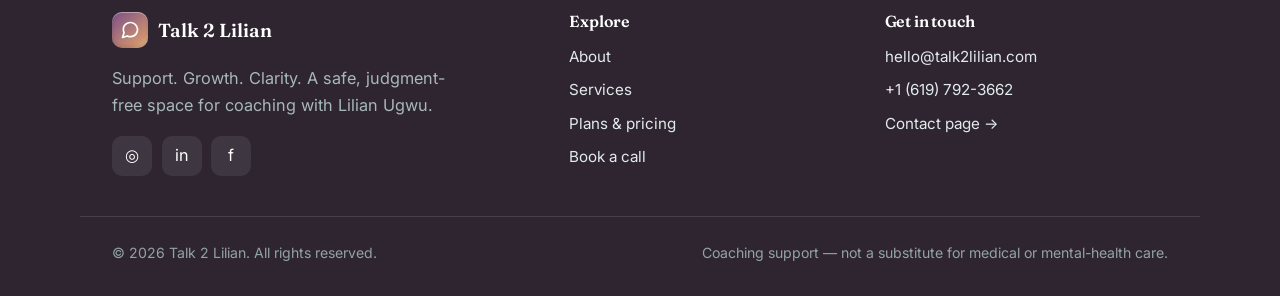
<file: booking.html>
<!DOCTYPE html>
<html lang="en">
<head>
  <meta charset="UTF-8" />
  <meta name="viewport" content="width=device-width, initial-scale=1.0" />
  <title>Book a Session — Talk 2 Lilian</title>
  <meta name="description" content="Book a free discovery call or a session with Lilian Ugwu. Choose a time that suits you." />

  <link rel="preconnect" href="https://fonts.googleapis.com" />
  <link rel="preconnect" href="https://fonts.gstatic.com" crossorigin />
  <link href="https://fonts.googleapis.com/css2?family=Fraunces:opsz,wght@9..144,500;9..144,600&family=Inter:wght@400;500;600;700&display=swap" rel="stylesheet" />
  <link rel="stylesheet" href="css/styles.css" />
  <noscript><style>.reveal{opacity:1;transform:none;}</style></noscript>
  <link rel="icon" href="assets/favicon.svg" type="image/svg+xml" />
</head>
<body>

  <header class="site-header">
    <div class="container nav">
      <a class="brand" href="index.html">
        <span class="mark"><svg viewBox="0 0 24 24" fill="none" stroke="currentColor" stroke-width="2" stroke-linecap="round" stroke-linejoin="round"><path d="M21 11.5a8.38 8.38 0 0 1-.9 3.8 8.5 8.5 0 0 1-7.6 4.7 8.38 8.38 0 0 1-3.8-.9L3 21l1.9-5.7a8.38 8.38 0 0 1-.9-3.8 8.5 8.5 0 0 1 4.7-7.6 8.38 8.38 0 0 1 3.8-.9h.5a8.48 8.48 0 0 1 8 8v.5z"/></svg></span>
        Talk&nbsp;2&nbsp;Lilian
      </a>
      <button class="nav-toggle" aria-label="Open menu" aria-controls="nav-links" aria-expanded="false"><span></span></button>
      <ul class="nav-links" id="nav-links">
        <li><a href="index.html">Home</a></li>
        <li><a href="about.html">About</a></li>
        <li><a href="services.html">Services</a></li>
        <li><a href="plans.html">Plans</a></li>
        <li><a href="booking.html" class="active">Booking</a></li>
        <li><a href="contact.html">Contact</a></li>
        <li class="nav-cta"><a class="btn btn--primary" href="booking.html">Book a call</a></li>
      </ul>
    </div>
  </header>

  <main>
    <section class="page-hero section">
      <div class="container narrow center">
        <p class="breadcrumb"><a href="index.html">Home</a> / Booking</p>
        <p class="eyebrow">Booking</p>
        <h1>Book your free discovery call</h1>
        <p class="lead">Choose a service and a time that suits you. Lilian Ugwu will confirm by email —
          no payment is needed to book.</p>
      </div>
    </section>

    <section class="section">
      <div class="container grid cols-2" style="align-items:start; gap:2.5rem;">

        <!-- What to expect -->
        <div class="reveal">
          <h2>What to expect</h2>
          <ul class="info-list" style="margin-top:1.5rem;">
            <li>
              <span class="icon"><svg viewBox="0 0 24 24" fill="none" stroke="currentColor" stroke-width="2" stroke-linecap="round" stroke-linejoin="round"><circle cx="12" cy="12" r="9"/><path d="M12 7v5l3 2"/></svg></span>
              <div><b>30 minutes</b><span>A relaxed, no-pressure conversation.</span></div>
            </li>
            <li>
              <span class="icon"><svg viewBox="0 0 24 24" fill="none" stroke="currentColor" stroke-width="2" stroke-linecap="round" stroke-linejoin="round"><rect x="2" y="4" width="20" height="15" rx="2"/><path d="M8 21h8M12 19v2"/></svg></span>
              <div><b>Video or phone</b><span>Whatever feels most comfortable.</span></div>
            </li>
            <li>
              <span class="icon"><svg viewBox="0 0 24 24" fill="none" stroke="currentColor" stroke-width="2" stroke-linecap="round" stroke-linejoin="round"><path d="M5 13l4 4L19 7"/></svg></span>
              <div><b>A clear next step</b><span>You’ll leave knowing how I can help.</span></div>
            </li>
          </ul>

          <div class="card" style="margin-top:2rem;">
            <div class="stars">★★★★★</div>
            <p style="font-family:var(--font-head); font-style:italic; color:var(--ink);">“A calm, judgment-free space. I left our first call feeling genuinely hopeful.”</p>
            <p class="hint" style="margin-bottom:0;">— Rebecca A. · after her first call</p>
          </div>
        </div>

        <!-- Booking form -->
        <div class="form-card reveal">
          <h2 style="margin-bottom:1.2rem;">Request your slot</h2>

          <!-- Formspree endpoint connected. -->
          <form data-endpoint="https://formspree.io/f/xgogkjlk" novalidate>
            <input type="hidden" name="_form" value="Booking request" />

            <div class="field-row two">
              <div class="field">
                <label for="b-name">Name <span class="req">*</span></label>
                <input id="b-name" name="name" type="text" autocomplete="name" required />
              </div>
              <div class="field">
                <label for="b-email">Email <span class="req">*</span></label>
                <input id="b-email" name="email" type="email" autocomplete="email" required />
              </div>
            </div>

            <div class="field">
              <label for="b-phone">Phone <span class="hint" style="display:inline;">(optional)</span></label>
              <input id="b-phone" name="phone" type="tel" autocomplete="tel" />
            </div>

            <div class="field">
              <label for="b-service">Which service? <span class="req">*</span></label>
              <select id="b-service" name="service" required>
                <option value="">Choose one…</option>
                <option>Free Discovery Call (30 min)</option>
                <option>1-on-1 Coaching Session</option>
                <option>Coaching Plan</option>
                <option>Consultation Call</option>
                <option>Workshop / Group Session</option>
                <option>Not sure yet</option>
              </select>
            </div>

            <div class="field-row two">
              <div class="field">
                <label for="preferred-date">Preferred date <span class="req">*</span></label>
                <input id="preferred-date" name="preferred_date" type="date" required />
              </div>
              <div class="field">
                <label for="b-time">Preferred time <span class="req">*</span></label>
                <select id="b-time" name="preferred_time" required>
                  <option value="">Choose…</option>
                  <option>Morning (9am – 12pm)</option>
                  <option>Afternoon (12pm – 3pm)</option>
                  <option>Late afternoon (3pm – 5pm)</option>
                  <option>Evening (5pm – 7pm)</option>
                </select>
              </div>
            </div>

            <div class="field">
              <label for="b-notes">Anything you’d like me to know? <span class="hint" style="display:inline;">(optional)</span></label>
              <textarea id="b-notes" name="notes" placeholder="A sentence about what you’d like support with…"></textarea>
            </div>

            <button type="submit" class="btn btn--primary btn--block">Request this time</button>

            <div class="form-status" role="status" aria-live="polite"></div>

            <p class="form-note">
              <span aria-hidden="true">💛</span>
              <span>This sends a request — Lilian Ugwu will email you to confirm the exact time. You won’t be charged for booking.</span>
            </p>
          </form>
        </div>

      </div>
    </section>
  </main>

  <footer class="site-footer">
    <div class="container footer-grid">
      <div>
        <a class="brand" href="index.html">
          <span class="mark"><svg viewBox="0 0 24 24" fill="none" stroke="currentColor" stroke-width="2" stroke-linecap="round" stroke-linejoin="round"><path d="M21 11.5a8.38 8.38 0 0 1-.9 3.8 8.5 8.5 0 0 1-7.6 4.7 8.38 8.38 0 0 1-3.8-.9L3 21l1.9-5.7a8.38 8.38 0 0 1-.9-3.8 8.5 8.5 0 0 1 4.7-7.6 8.38 8.38 0 0 1 3.8-.9h.5a8.48 8.48 0 0 1 8 8v.5z"/></svg></span>
          Talk&nbsp;2&nbsp;Lilian
        </a>
        <p style="margin-top:1rem; max-width:36ch; color:#a8b8b9;">Support. Growth. Clarity. A safe, judgment-free space for coaching with Lilian Ugwu.</p>
        <div class="social">
          <a href="#" aria-label="Instagram" title="Instagram">◎</a>
          <a href="#" aria-label="LinkedIn" title="LinkedIn">in</a>
          <a href="#" aria-label="Facebook" title="Facebook">f</a>
        </div>
      </div>
      <div class="footer-col">
        <h4>Explore</h4>
        <ul>
          <li><a href="about.html">About</a></li>
          <li><a href="services.html">Services</a></li>
          <li><a href="plans.html">Plans &amp; pricing</a></li>
          <li><a href="booking.html">Book a call</a></li>
        </ul>
      </div>
      <div class="footer-col">
        <h4>Get in touch</h4>
        <ul>
          <li><a href="mailto:hello@talk2lilian.com">hello@talk2lilian.com</a></li>
          <li><a href="tel:+16197923662">+1 (619) 792-3662</a></li>
          <li><a href="contact.html">Contact page →</a></li>
        </ul>
      </div>
    </div>
    <div class="container footer-base">
      <span>© <span id="year">2026</span> Talk 2 Lilian. All rights reserved.</span>
      <span>Coaching support — not a substitute for medical or mental-health care.</span>
    </div>
  </footer>

  <script src="js/main.js"></script>
</body>
</html>
</file>
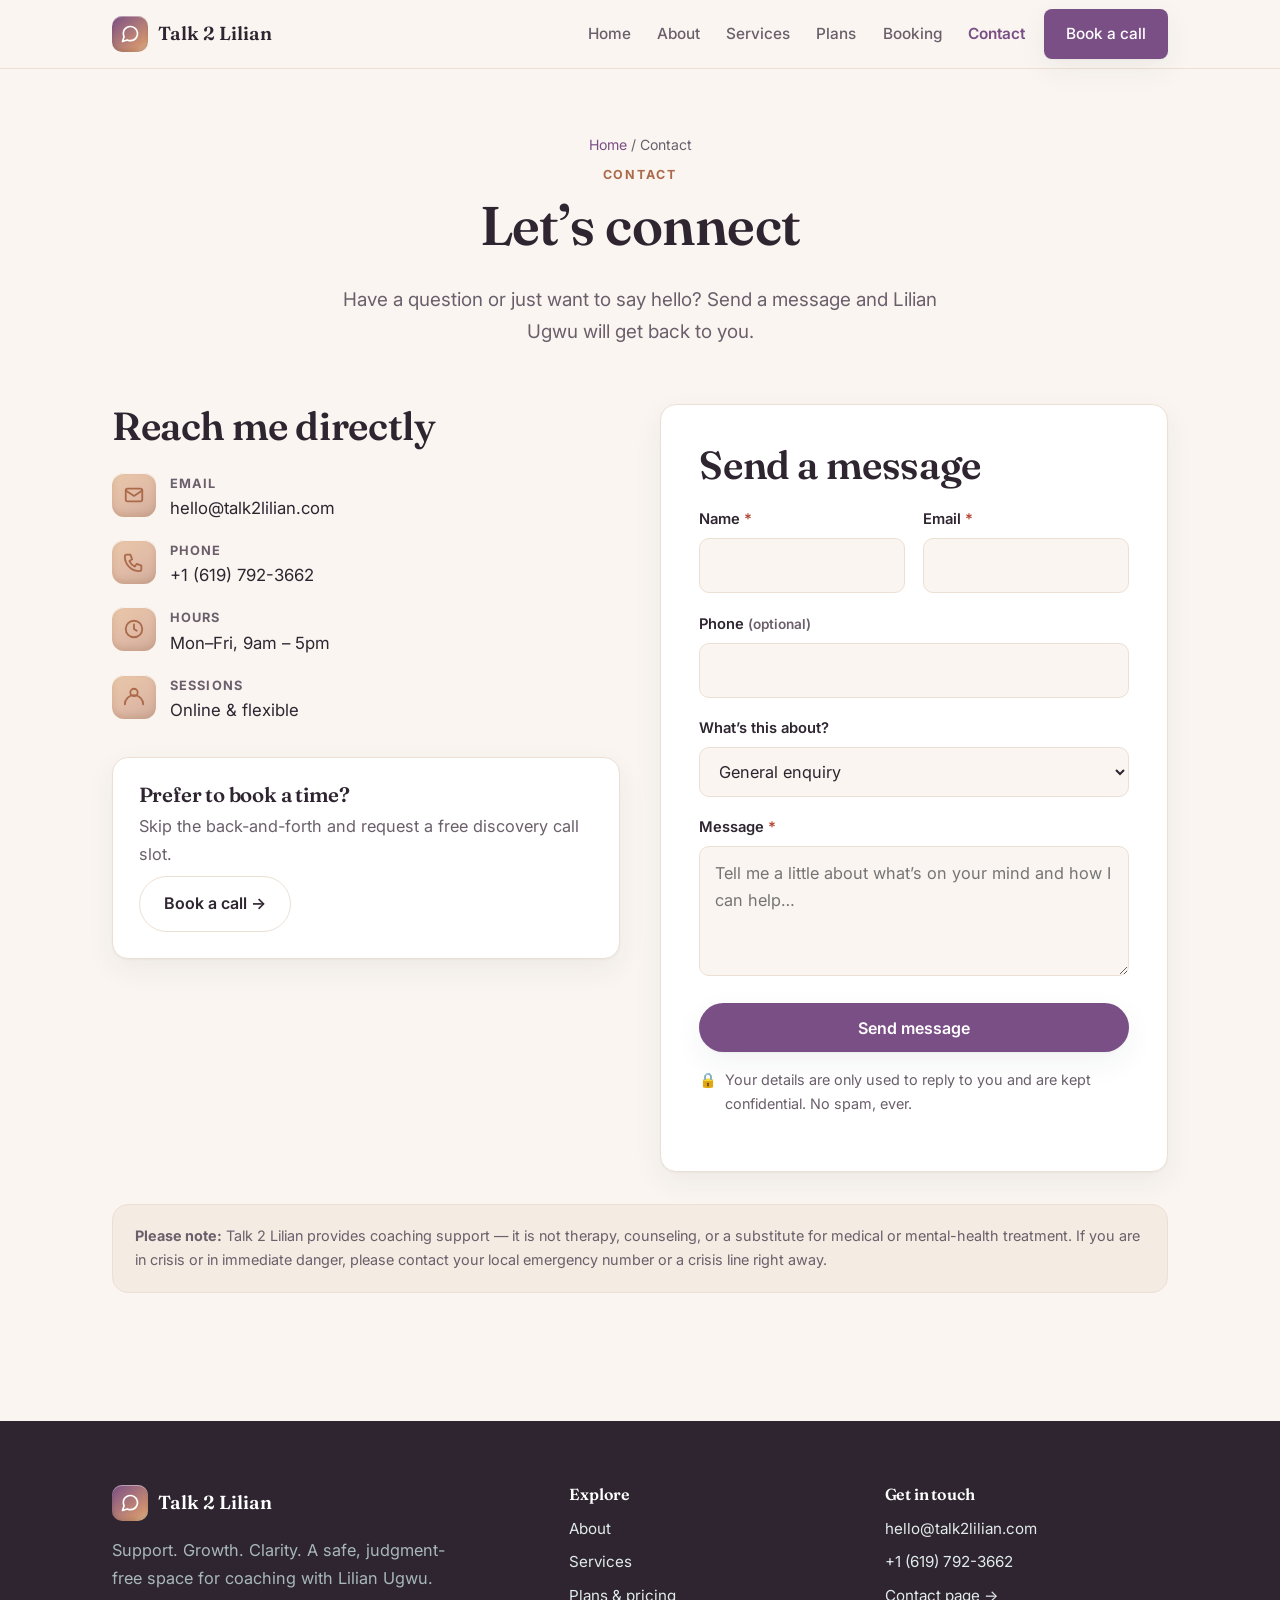
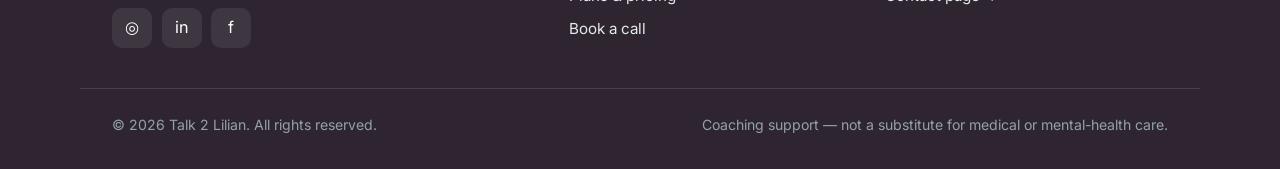
<file: contact.html>
<!DOCTYPE html>
<html lang="en">
<head>
  <meta charset="UTF-8" />
  <meta name="viewport" content="width=device-width, initial-scale=1.0" />
  <title>Contact — Talk 2 Lilian</title>
  <meta name="description" content="Get in touch with Lilian Ugwu at Talk 2 Lilian by email, phone, or the contact form." />

  <link rel="preconnect" href="https://fonts.googleapis.com" />
  <link rel="preconnect" href="https://fonts.gstatic.com" crossorigin />
  <link href="https://fonts.googleapis.com/css2?family=Fraunces:opsz,wght@9..144,500;9..144,600&family=Inter:wght@400;500;600;700&display=swap" rel="stylesheet" />
  <link rel="stylesheet" href="css/styles.css" />
  <noscript><style>.reveal{opacity:1;transform:none;}</style></noscript>
  <link rel="icon" href="assets/favicon.svg" type="image/svg+xml" />
</head>
<body>

  <header class="site-header">
    <div class="container nav">
      <a class="brand" href="index.html">
        <span class="mark"><svg viewBox="0 0 24 24" fill="none" stroke="currentColor" stroke-width="2" stroke-linecap="round" stroke-linejoin="round"><path d="M21 11.5a8.38 8.38 0 0 1-.9 3.8 8.5 8.5 0 0 1-7.6 4.7 8.38 8.38 0 0 1-3.8-.9L3 21l1.9-5.7a8.38 8.38 0 0 1-.9-3.8 8.5 8.5 0 0 1 4.7-7.6 8.38 8.38 0 0 1 3.8-.9h.5a8.48 8.48 0 0 1 8 8v.5z"/></svg></span>
        Talk&nbsp;2&nbsp;Lilian
      </a>
      <button class="nav-toggle" aria-label="Open menu" aria-controls="nav-links" aria-expanded="false"><span></span></button>
      <ul class="nav-links" id="nav-links">
        <li><a href="index.html">Home</a></li>
        <li><a href="about.html">About</a></li>
        <li><a href="services.html">Services</a></li>
        <li><a href="plans.html">Plans</a></li>
        <li><a href="booking.html">Booking</a></li>
        <li><a href="contact.html" class="active">Contact</a></li>
        <li class="nav-cta"><a class="btn btn--primary" href="booking.html">Book a call</a></li>
      </ul>
    </div>
  </header>

  <main>
    <section class="page-hero section">
      <div class="container narrow center">
        <p class="breadcrumb"><a href="index.html">Home</a> / Contact</p>
        <p class="eyebrow">Contact</p>
        <h1>Let’s connect</h1>
        <p class="lead">Have a question or just want to say hello? Send a message and Lilian Ugwu will get back to you.</p>
      </div>
    </section>

    <section class="section" style="padding-top:0;">
      <div class="container grid cols-2" style="align-items:start; gap:2.5rem;">

        <!-- Contact details -->
        <div class="reveal">
          <h2>Reach me directly</h2>
          <ul class="info-list" style="margin-top:1.5rem;">
            <li>
              <span class="icon"><svg viewBox="0 0 24 24" fill="none" stroke="currentColor" stroke-width="2" stroke-linecap="round" stroke-linejoin="round"><rect x="3" y="5" width="18" height="14" rx="2"/><path d="M3 7l9 6 9-6"/></svg></span>
              <div>
                <b>Email</b>
                <a href="mailto:hello@talk2lilian.com">hello@talk2lilian.com</a>
              </div>
            </li>
            <li>
              <span class="icon"><svg viewBox="0 0 24 24" fill="none" stroke="currentColor" stroke-width="2" stroke-linecap="round" stroke-linejoin="round"><path d="M4 4h4l2 5-3 2a12 12 0 0 0 6 6l2-3 5 2v4a2 2 0 0 1-2 2A16 16 0 0 1 2 6a2 2 0 0 1 2-2Z"/></svg></span>
              <div>
                <b>Phone</b>
                <a href="tel:+16197923662">+1 (619) 792-3662</a>
              </div>
            </li>
            <li>
              <span class="icon"><svg viewBox="0 0 24 24" fill="none" stroke="currentColor" stroke-width="2" stroke-linecap="round" stroke-linejoin="round"><circle cx="12" cy="12" r="9"/><path d="M12 7v5l3 2"/></svg></span>
              <div>
                <b>Hours</b>
                <span>Mon–Fri, 9am – 5pm</span>
              </div>
            </li>
            <li>
              <span class="icon"><svg viewBox="0 0 24 24" fill="none" stroke="currentColor" stroke-width="2" stroke-linecap="round" stroke-linejoin="round"><path d="M2 20a8 8 0 0 1 20 0"/><circle cx="12" cy="7" r="4"/></svg></span>
              <div>
                <b>Sessions</b>
                <span>Online &amp; flexible</span>
              </div>
            </li>
          </ul>

          <div class="card" style="margin-top:2rem;">
            <h3>Prefer to book a time?</h3>
            <p style="color:var(--ink-soft);">Skip the back-and-forth and request a free discovery call slot.</p>
            <a class="btn btn--ghost" href="booking.html" style="margin-top:.5rem;">Book a call →</a>
          </div>
        </div>

        <!-- Contact form -->
        <div class="form-card reveal">
          <h2 style="margin-bottom:1.2rem;">Send a message</h2>

          <!-- Formspree endpoint connected. -->
          <form data-endpoint="https://formspree.io/f/xgogkjlk" novalidate>
            <div class="field-row two">
              <div class="field">
                <label for="c-name">Name <span class="req">*</span></label>
                <input id="c-name" name="name" type="text" autocomplete="name" required />
              </div>
              <div class="field">
                <label for="c-email">Email <span class="req">*</span></label>
                <input id="c-email" name="email" type="email" autocomplete="email" required />
              </div>
            </div>

            <div class="field">
              <label for="c-phone">Phone <span class="hint" style="display:inline;">(optional)</span></label>
              <input id="c-phone" name="phone" type="tel" autocomplete="tel" />
            </div>

            <div class="field">
              <label for="c-subject">What’s this about?</label>
              <select id="c-subject" name="subject">
                <option>General enquiry</option>
                <option>1-on-1 Coaching</option>
                <option>Coaching Plans</option>
                <option>Workshops &amp; Groups</option>
                <option>Newsletter / resources</option>
                <option>Something else</option>
              </select>
            </div>

            <div class="field">
              <label for="c-message">Message <span class="req">*</span></label>
              <textarea id="c-message" name="message" placeholder="Tell me a little about what’s on your mind and how I can help…" required></textarea>
            </div>

            <button type="submit" class="btn btn--primary btn--block">Send message</button>

            <div class="form-status" role="status" aria-live="polite"></div>

            <p class="form-note">
              <span aria-hidden="true">🔒</span>
              <span>Your details are only used to reply to you and are kept confidential. No spam, ever.</span>
            </p>
          </form>
        </div>

      </div>

      <div class="container" style="margin-top:2rem;">
        <p class="disclaimer reveal">
          <b>Please note:</b> Talk 2 Lilian provides coaching support — it is not therapy, counseling, or
          a substitute for medical or mental-health treatment. If you are in crisis or in immediate danger,
          please contact your local emergency number or a crisis line right away.
        </p>
      </div>
    </section>
  </main>

  <footer class="site-footer">
    <div class="container footer-grid">
      <div>
        <a class="brand" href="index.html">
          <span class="mark"><svg viewBox="0 0 24 24" fill="none" stroke="currentColor" stroke-width="2" stroke-linecap="round" stroke-linejoin="round"><path d="M21 11.5a8.38 8.38 0 0 1-.9 3.8 8.5 8.5 0 0 1-7.6 4.7 8.38 8.38 0 0 1-3.8-.9L3 21l1.9-5.7a8.38 8.38 0 0 1-.9-3.8 8.5 8.5 0 0 1 4.7-7.6 8.38 8.38 0 0 1 3.8-.9h.5a8.48 8.48 0 0 1 8 8v.5z"/></svg></span>
          Talk&nbsp;2&nbsp;Lilian
        </a>
        <p style="margin-top:1rem; max-width:36ch; color:#a8b8b9;">Support. Growth. Clarity. A safe, judgment-free space for coaching with Lilian Ugwu.</p>
        <div class="social">
          <a href="#" aria-label="Instagram" title="Instagram">◎</a>
          <a href="#" aria-label="LinkedIn" title="LinkedIn">in</a>
          <a href="#" aria-label="Facebook" title="Facebook">f</a>
        </div>
      </div>
      <div class="footer-col">
        <h4>Explore</h4>
        <ul>
          <li><a href="about.html">About</a></li>
          <li><a href="services.html">Services</a></li>
          <li><a href="plans.html">Plans &amp; pricing</a></li>
          <li><a href="booking.html">Book a call</a></li>
        </ul>
      </div>
      <div class="footer-col">
        <h4>Get in touch</h4>
        <ul>
          <li><a href="mailto:hello@talk2lilian.com">hello@talk2lilian.com</a></li>
          <li><a href="tel:+16197923662">+1 (619) 792-3662</a></li>
          <li><a href="contact.html">Contact page →</a></li>
        </ul>
      </div>
    </div>
    <div class="container footer-base">
      <span>© <span id="year">2026</span> Talk 2 Lilian. All rights reserved.</span>
      <span>Coaching support — not a substitute for medical or mental-health care.</span>
    </div>
  </footer>

  <script src="js/main.js"></script>
</body>
</html>
</file>
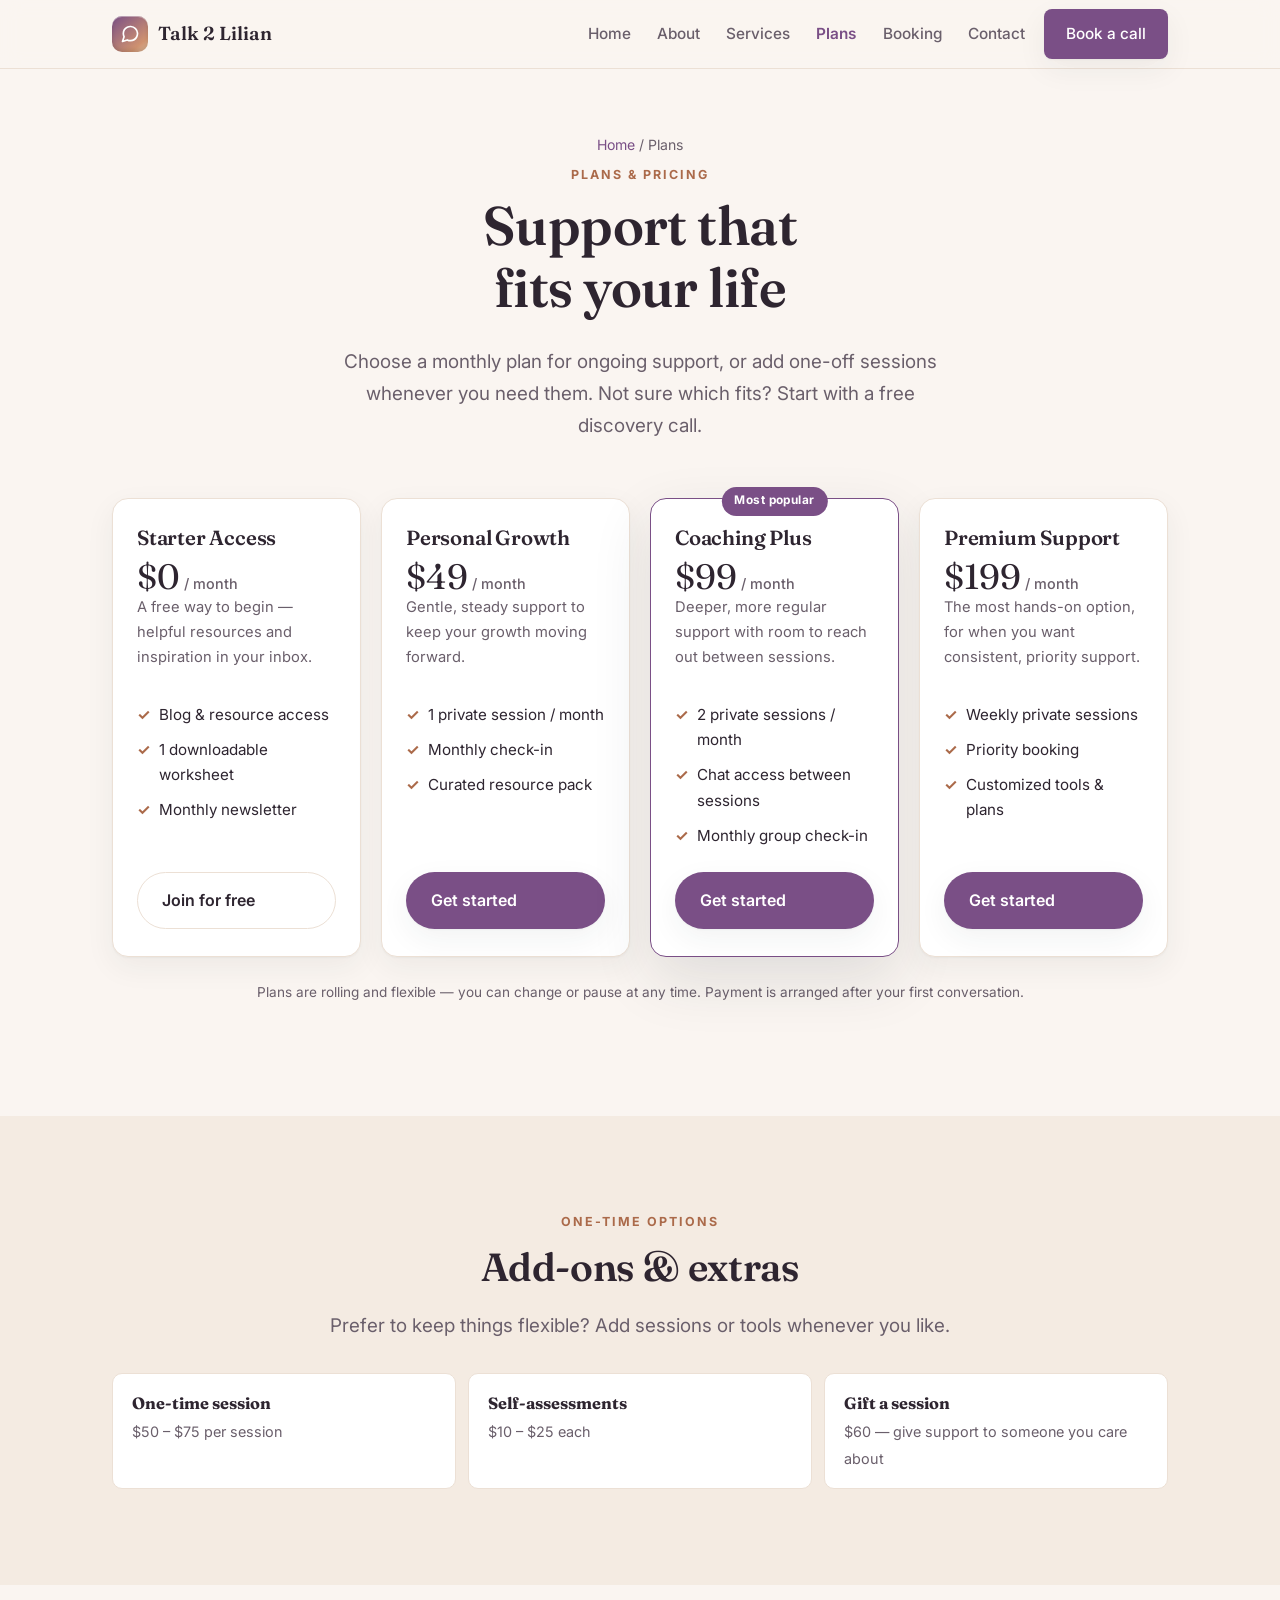
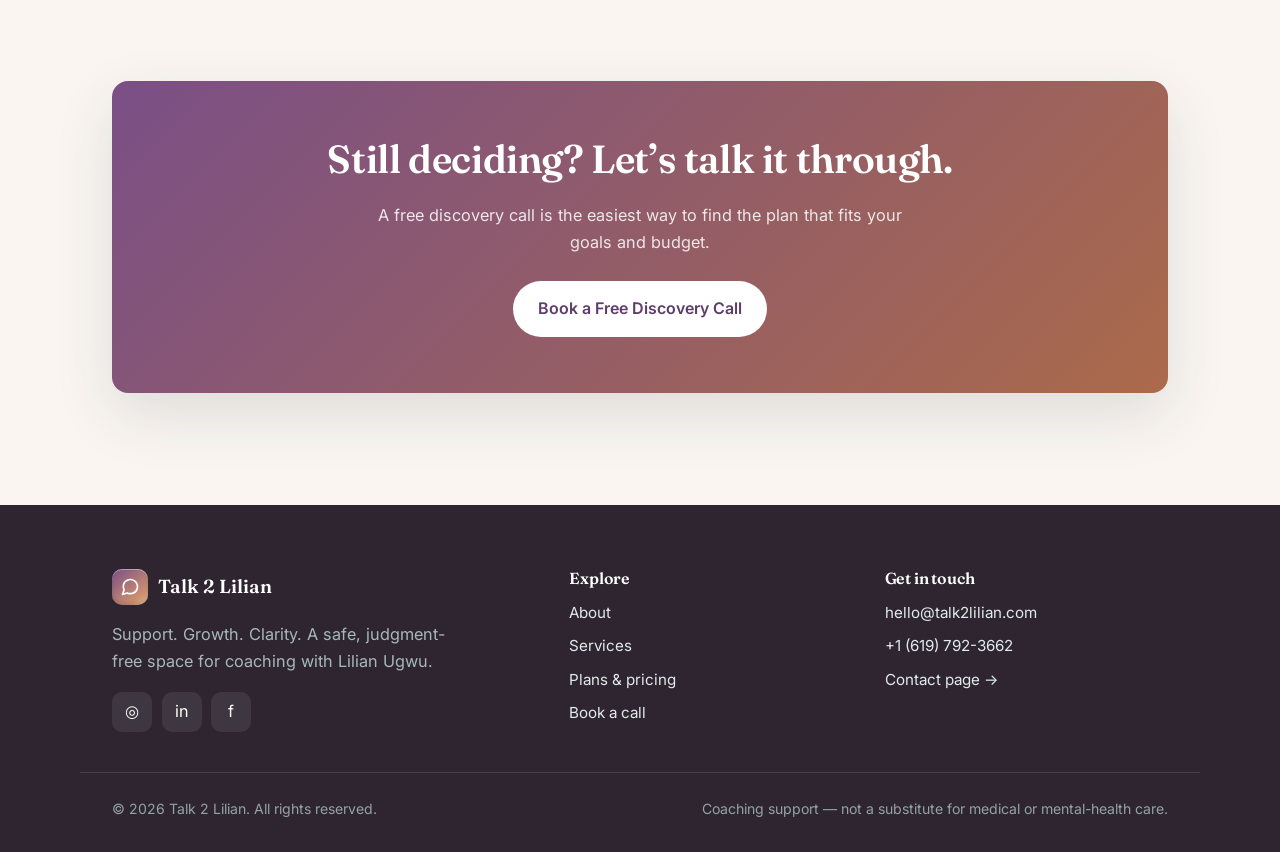
<file: plans.html>
<!DOCTYPE html>
<html lang="en">
<head>
  <meta charset="UTF-8" />
  <meta name="viewport" content="width=device-width, initial-scale=1.0" />
  <title>Plans &amp; Pricing — Talk 2 Lilian</title>
  <meta name="description" content="Simple monthly support plans: Starter (free), Personal Growth ($49), Coaching Plus ($99), and Premium Support ($199), plus one-time add-ons." />

  <link rel="preconnect" href="https://fonts.googleapis.com" />
  <link rel="preconnect" href="https://fonts.gstatic.com" crossorigin />
  <link href="https://fonts.googleapis.com/css2?family=Fraunces:opsz,wght@9..144,500;9..144,600&family=Inter:wght@400;500;600;700&display=swap" rel="stylesheet" />
  <link rel="stylesheet" href="css/styles.css" />
  <noscript><style>.reveal{opacity:1;transform:none;}</style></noscript>
  <link rel="icon" href="assets/favicon.svg" type="image/svg+xml" />
</head>
<body>

  <header class="site-header">
    <div class="container nav">
      <a class="brand" href="index.html">
        <span class="mark"><svg viewBox="0 0 24 24" fill="none" stroke="currentColor" stroke-width="2" stroke-linecap="round" stroke-linejoin="round"><path d="M21 11.5a8.38 8.38 0 0 1-.9 3.8 8.5 8.5 0 0 1-7.6 4.7 8.38 8.38 0 0 1-3.8-.9L3 21l1.9-5.7a8.38 8.38 0 0 1-.9-3.8 8.5 8.5 0 0 1 4.7-7.6 8.38 8.38 0 0 1 3.8-.9h.5a8.48 8.48 0 0 1 8 8v.5z"/></svg></span>
        Talk&nbsp;2&nbsp;Lilian
      </a>
      <button class="nav-toggle" aria-label="Open menu" aria-controls="nav-links" aria-expanded="false"><span></span></button>
      <ul class="nav-links" id="nav-links">
        <li><a href="index.html">Home</a></li>
        <li><a href="about.html">About</a></li>
        <li><a href="services.html">Services</a></li>
        <li><a href="plans.html" class="active">Plans</a></li>
        <li><a href="booking.html">Booking</a></li>
        <li><a href="contact.html">Contact</a></li>
        <li class="nav-cta"><a class="btn btn--primary" href="booking.html">Book a call</a></li>
      </ul>
    </div>
  </header>

  <main>
    <section class="page-hero section">
      <div class="container narrow center">
        <p class="breadcrumb"><a href="index.html">Home</a> / Plans</p>
        <p class="eyebrow">Plans &amp; pricing</p>
        <h1>Support that fits your life</h1>
        <p class="lead">Choose a monthly plan for ongoing support, or add one-off sessions whenever you need them.
          Not sure which fits? Start with a free discovery call.</p>
      </div>
    </section>

    <section class="section" style="padding-top:0;">
      <div class="container">
        <div class="plans reveal">

          <div class="plan">
            <h3>Starter Access</h3>
            <div class="amount">$0<span> / month</span></div>
            <p class="plan-desc">A free way to begin — helpful resources and inspiration in your inbox.</p>
            <ul>
              <li>Blog &amp; resource access</li>
              <li>1 downloadable worksheet</li>
              <li>Monthly newsletter</li>
            </ul>
            <a class="btn btn--ghost" href="contact.html">Join for free</a>
          </div>

          <div class="plan">
            <h3>Personal Growth</h3>
            <div class="amount">$49<span> / month</span></div>
            <p class="plan-desc">Gentle, steady support to keep your growth moving forward.</p>
            <ul>
              <li>1 private session / month</li>
              <li>Monthly check-in</li>
              <li>Curated resource pack</li>
            </ul>
            <a class="btn btn--primary" href="booking.html">Get started</a>
          </div>

          <div class="plan plan--featured">
            <h3>Coaching Plus</h3>
            <div class="amount">$99<span> / month</span></div>
            <p class="plan-desc">Deeper, more regular support with room to reach out between sessions.</p>
            <ul>
              <li>2 private sessions / month</li>
              <li>Chat access between sessions</li>
              <li>Monthly group check-in</li>
            </ul>
            <a class="btn btn--primary" href="booking.html">Get started</a>
          </div>

          <div class="plan">
            <h3>Premium Support</h3>
            <div class="amount">$199<span> / month</span></div>
            <p class="plan-desc">The most hands-on option, for when you want consistent, priority support.</p>
            <ul>
              <li>Weekly private sessions</li>
              <li>Priority booking</li>
              <li>Customized tools &amp; plans</li>
            </ul>
            <a class="btn btn--primary" href="booking.html">Get started</a>
          </div>

        </div>

        <p class="hint center" style="margin-top:1.5rem;">Plans are rolling and flexible — you can change or pause at any time. Payment is arranged after your first conversation.</p>
      </div>
    </section>

    <section class="section section--tint">
      <div class="container">
        <div class="narrow center reveal">
          <p class="eyebrow">One-time options</p>
          <h2>Add-ons &amp; extras</h2>
          <p class="lead">Prefer to keep things flexible? Add sessions or tools whenever you like.</p>
        </div>
        <div class="addons reveal" style="margin-top:2rem;">
          <div class="addon"><b>One-time session</b><span>$50 – $75 per session</span></div>
          <div class="addon"><b>Self-assessments</b><span>$10 – $25 each</span></div>
          <div class="addon"><b>Gift a session</b><span>$60 — give support to someone you care about</span></div>
        </div>
      </div>
    </section>

    <section class="section">
      <div class="container">
        <div class="cta-band reveal">
          <h2>Still deciding? Let’s talk it through.</h2>
          <p>A free discovery call is the easiest way to find the plan that fits your goals and budget.</p>
          <a class="btn btn--accent" href="booking.html">Book a Free Discovery Call</a>
        </div>
      </div>
    </section>
  </main>

  <footer class="site-footer">
    <div class="container footer-grid">
      <div>
        <a class="brand" href="index.html">
          <span class="mark"><svg viewBox="0 0 24 24" fill="none" stroke="currentColor" stroke-width="2" stroke-linecap="round" stroke-linejoin="round"><path d="M21 11.5a8.38 8.38 0 0 1-.9 3.8 8.5 8.5 0 0 1-7.6 4.7 8.38 8.38 0 0 1-3.8-.9L3 21l1.9-5.7a8.38 8.38 0 0 1-.9-3.8 8.5 8.5 0 0 1 4.7-7.6 8.38 8.38 0 0 1 3.8-.9h.5a8.48 8.48 0 0 1 8 8v.5z"/></svg></span>
          Talk&nbsp;2&nbsp;Lilian
        </a>
        <p style="margin-top:1rem; max-width:36ch; color:#a8b8b9;">Support. Growth. Clarity. A safe, judgment-free space for coaching with Lilian Ugwu.</p>
        <div class="social">
          <a href="#" aria-label="Instagram" title="Instagram">◎</a>
          <a href="#" aria-label="LinkedIn" title="LinkedIn">in</a>
          <a href="#" aria-label="Facebook" title="Facebook">f</a>
        </div>
      </div>
      <div class="footer-col">
        <h4>Explore</h4>
        <ul>
          <li><a href="about.html">About</a></li>
          <li><a href="services.html">Services</a></li>
          <li><a href="plans.html">Plans &amp; pricing</a></li>
          <li><a href="booking.html">Book a call</a></li>
        </ul>
      </div>
      <div class="footer-col">
        <h4>Get in touch</h4>
        <ul>
          <li><a href="mailto:hello@talk2lilian.com">hello@talk2lilian.com</a></li>
          <li><a href="tel:+16197923662">+1 (619) 792-3662</a></li>
          <li><a href="contact.html">Contact page →</a></li>
        </ul>
      </div>
    </div>
    <div class="container footer-base">
      <span>© <span id="year">2026</span> Talk 2 Lilian. All rights reserved.</span>
      <span>Coaching support — not a substitute for medical or mental-health care.</span>
    </div>
  </footer>

  <script src="js/main.js"></script>
</body>
</html>
</file>
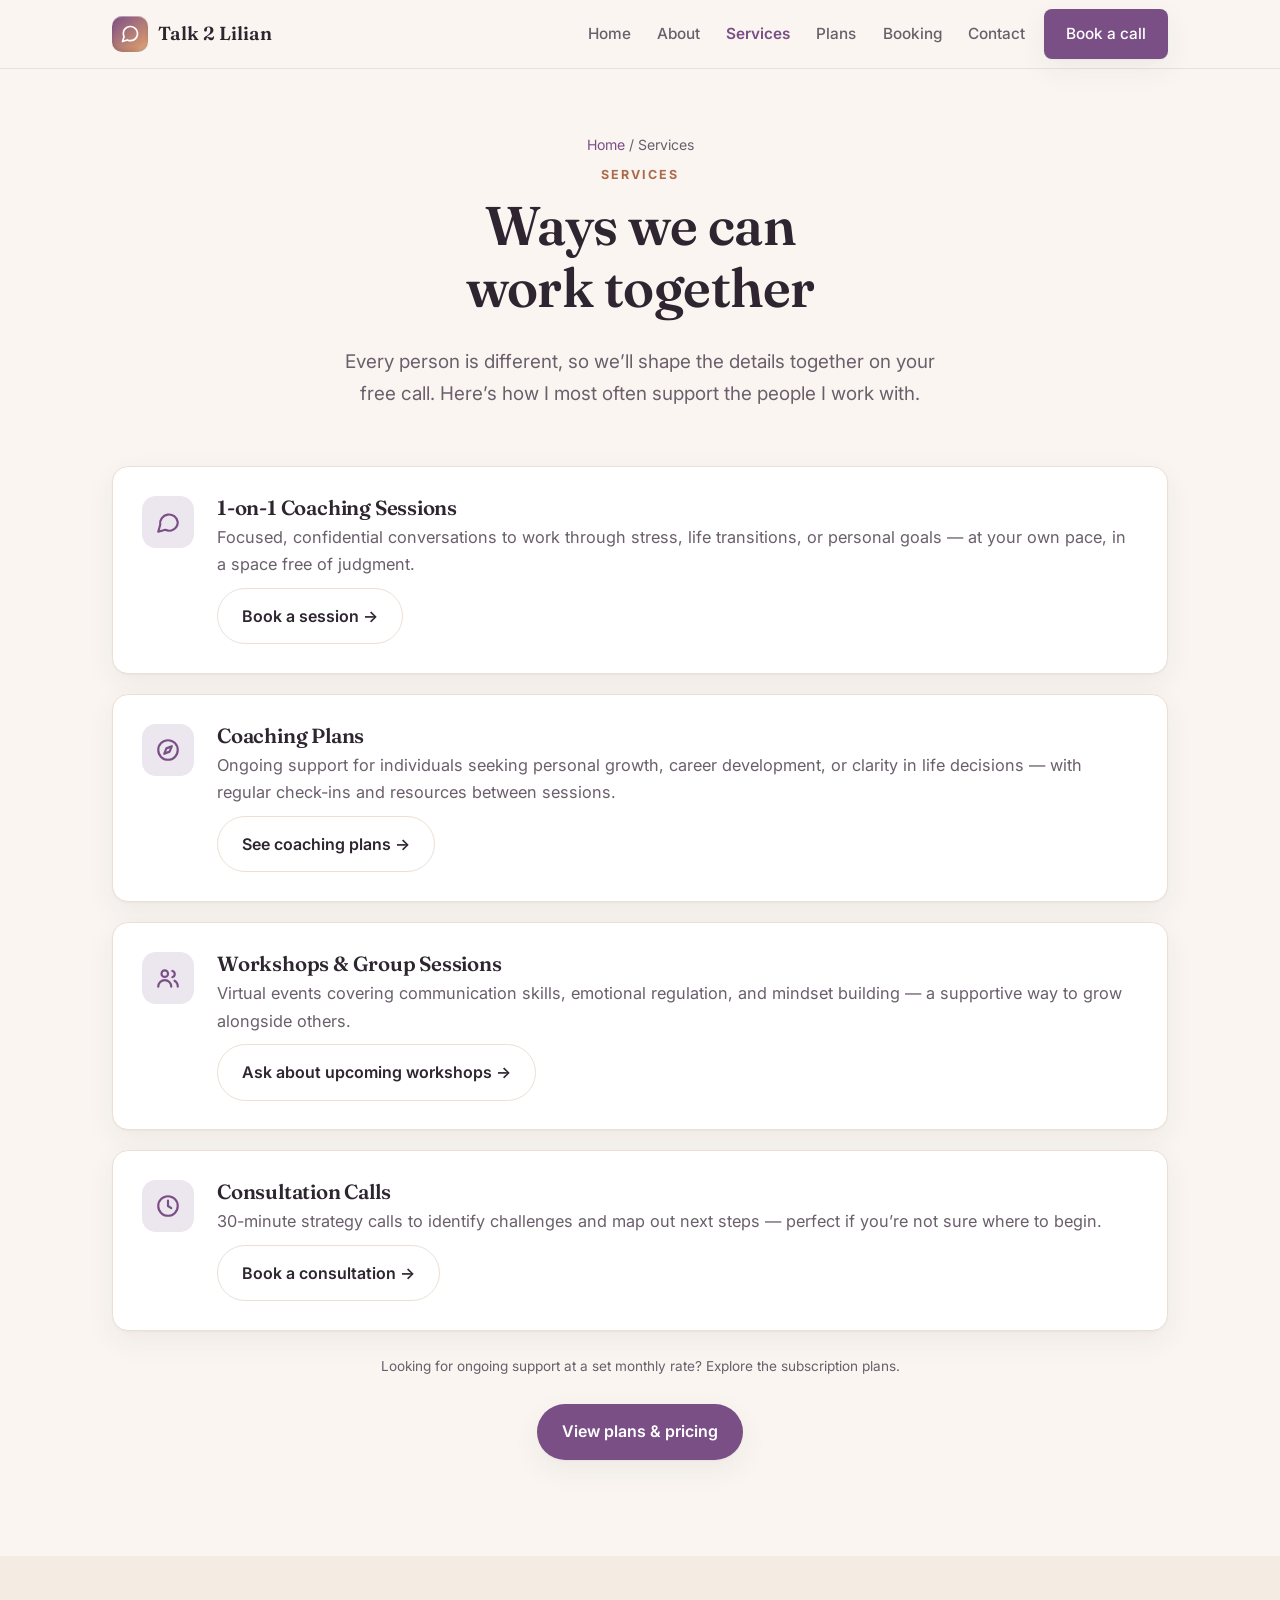
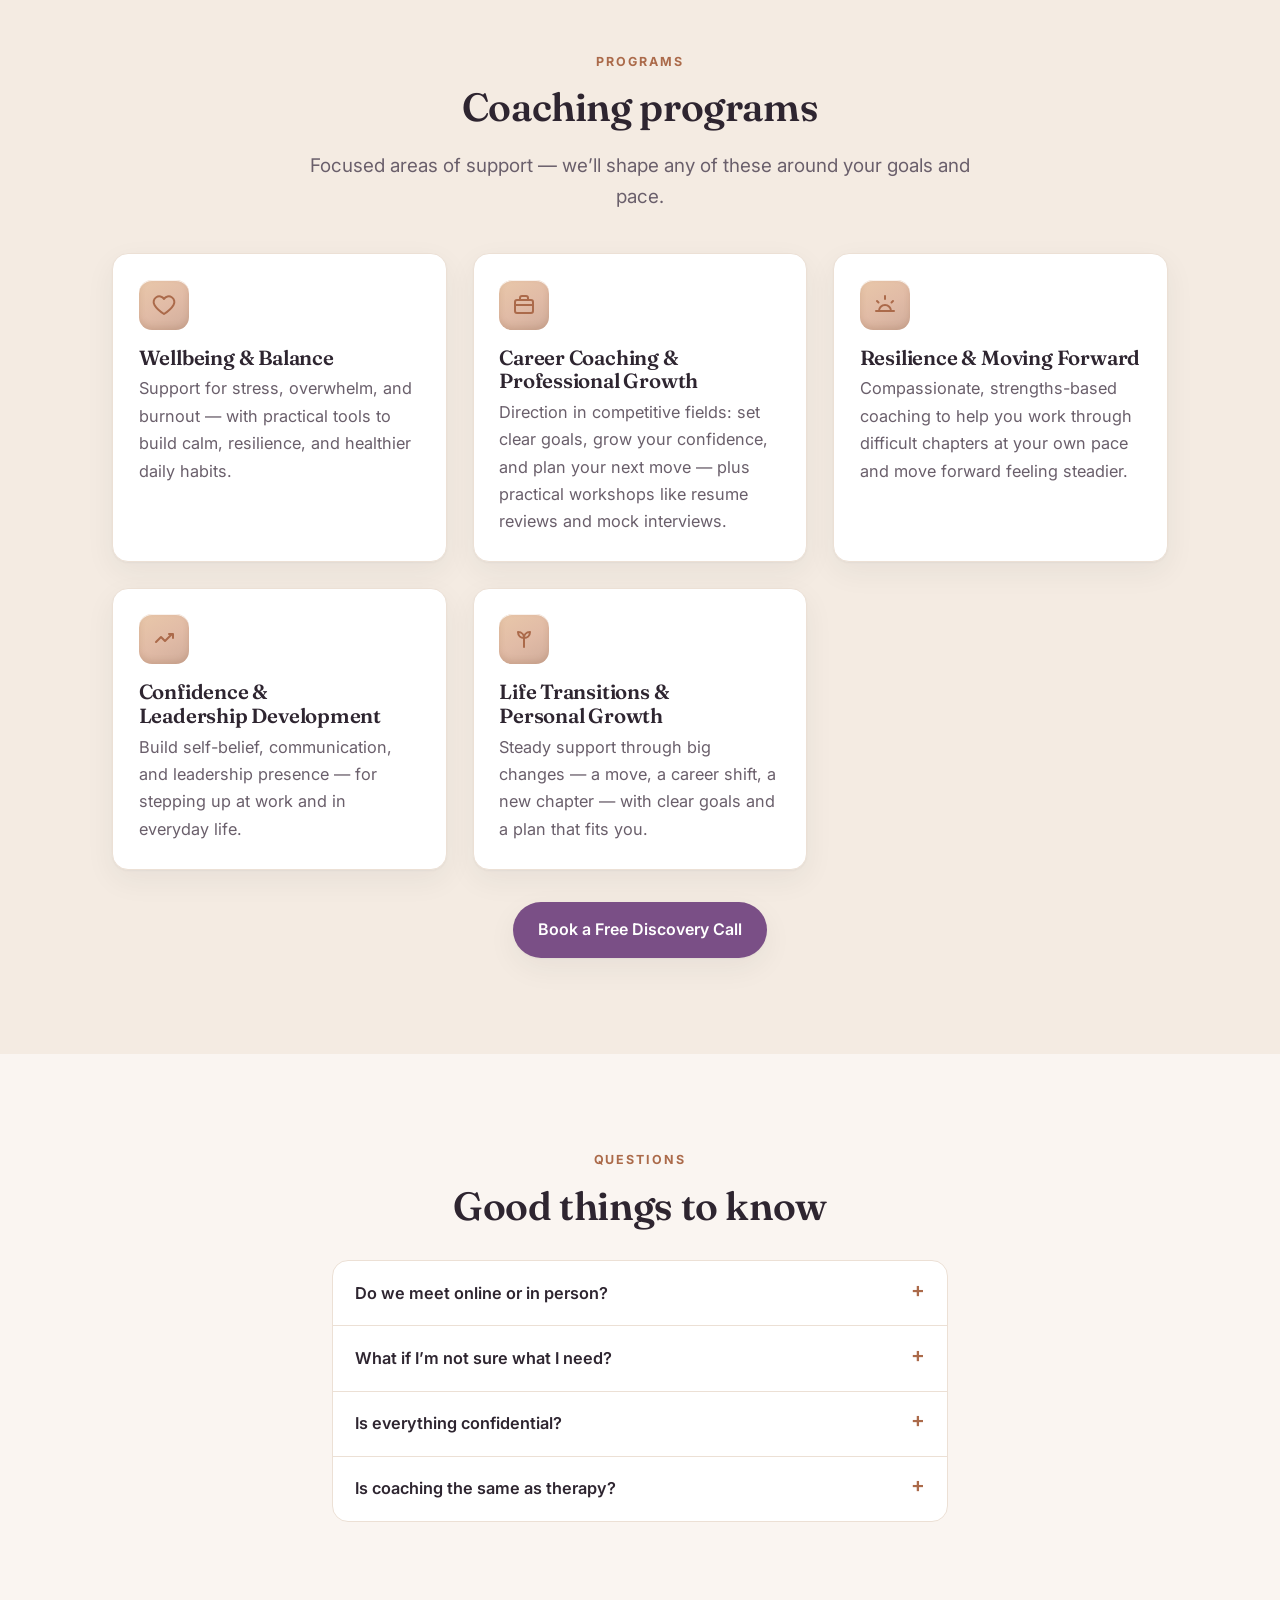
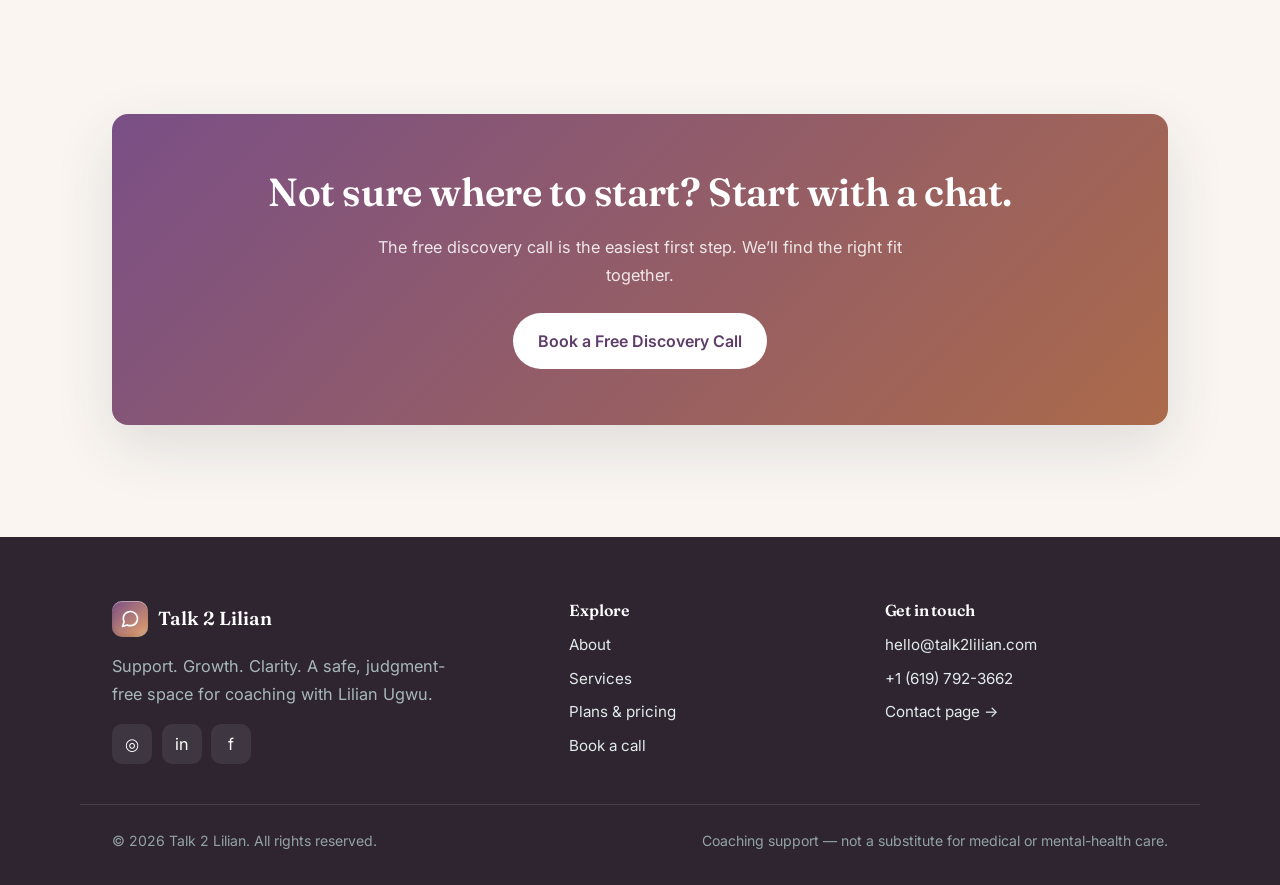
<file: services.html>
<!DOCTYPE html>
<html lang="en">
<head>
  <meta charset="UTF-8" />
  <meta name="viewport" content="width=device-width, initial-scale=1.0" />
  <title>Services — Talk 2 Lilian</title>
  <meta name="description" content="1-on-1 coaching, coaching plans, workshops and group sessions, and consultation calls with Lilian Ugwu." />

  <link rel="preconnect" href="https://fonts.googleapis.com" />
  <link rel="preconnect" href="https://fonts.gstatic.com" crossorigin />
  <link href="https://fonts.googleapis.com/css2?family=Fraunces:opsz,wght@9..144,500;9..144,600&family=Inter:wght@400;500;600;700&display=swap" rel="stylesheet" />
  <link rel="stylesheet" href="css/styles.css" />
  <noscript><style>.reveal{opacity:1;transform:none;}</style></noscript>
  <link rel="icon" href="assets/favicon.svg" type="image/svg+xml" />
</head>
<body>

  <header class="site-header">
    <div class="container nav">
      <a class="brand" href="index.html">
        <span class="mark"><svg viewBox="0 0 24 24" fill="none" stroke="currentColor" stroke-width="2" stroke-linecap="round" stroke-linejoin="round"><path d="M21 11.5a8.38 8.38 0 0 1-.9 3.8 8.5 8.5 0 0 1-7.6 4.7 8.38 8.38 0 0 1-3.8-.9L3 21l1.9-5.7a8.38 8.38 0 0 1-.9-3.8 8.5 8.5 0 0 1 4.7-7.6 8.38 8.38 0 0 1 3.8-.9h.5a8.48 8.48 0 0 1 8 8v.5z"/></svg></span>
        Talk&nbsp;2&nbsp;Lilian
      </a>
      <button class="nav-toggle" aria-label="Open menu" aria-controls="nav-links" aria-expanded="false"><span></span></button>
      <ul class="nav-links" id="nav-links">
        <li><a href="index.html">Home</a></li>
        <li><a href="about.html">About</a></li>
        <li><a href="services.html" class="active">Services</a></li>
        <li><a href="plans.html">Plans</a></li>
        <li><a href="booking.html">Booking</a></li>
        <li><a href="contact.html">Contact</a></li>
        <li class="nav-cta"><a class="btn btn--primary" href="booking.html">Book a call</a></li>
      </ul>
    </div>
  </header>

  <main>
    <section class="page-hero section">
      <div class="container narrow center">
        <p class="breadcrumb"><a href="index.html">Home</a> / Services</p>
        <p class="eyebrow">Services</p>
        <h1>Ways we can work together</h1>
        <p class="lead">Every person is different, so we’ll shape the details together on your free call.
          Here’s how I most often support the people I work with.</p>
      </div>
    </section>

    <section class="section" style="padding-top:0;">
      <div class="container grid" style="gap:1.25rem;">

        <article class="service reveal">
          <div class="s-icon"><svg viewBox="0 0 24 24" fill="none" stroke="currentColor" stroke-width="2" stroke-linecap="round" stroke-linejoin="round"><path d="M21 12a8 8 0 0 1-11.5 7.2L3 21l1.8-6.5A8 8 0 1 1 21 12Z"/></svg></div>
          <div>
            <h3>1-on-1 Coaching Sessions</h3>
            <p>Focused, confidential conversations to work through stress, life transitions, or personal goals —
              at your own pace, in a space free of judgment.</p>
            <a class="btn btn--ghost" href="booking.html">Book a session →</a>
          </div>
        </article>

        <article class="service reveal">
          <div class="s-icon"><svg viewBox="0 0 24 24" fill="none" stroke="currentColor" stroke-width="2" stroke-linecap="round" stroke-linejoin="round"><circle cx="12" cy="12" r="9"/><path d="M15.5 8.5l-2 5-5 2 2-5z"/></svg></div>
          <div>
            <h3>Coaching Plans</h3>
            <p>Ongoing support for individuals seeking personal growth, career development, or clarity in life
              decisions — with regular check-ins and resources between sessions.</p>
            <a class="btn btn--ghost" href="plans.html">See coaching plans →</a>
          </div>
        </article>

        <article class="service reveal">
          <div class="s-icon"><svg viewBox="0 0 24 24" fill="none" stroke="currentColor" stroke-width="2" stroke-linecap="round" stroke-linejoin="round"><circle cx="9" cy="8" r="3"/><path d="M3 20a6 6 0 0 1 12 0"/><path d="M16 5.5a3 3 0 0 1 0 5.8"/><path d="M18 14.5a6 6 0 0 1 3 5.5"/></svg></div>
          <div>
            <h3>Workshops &amp; Group Sessions</h3>
            <p>Virtual events covering communication skills, emotional regulation, and mindset building —
              a supportive way to grow alongside others.</p>
            <a class="btn btn--ghost" href="contact.html">Ask about upcoming workshops →</a>
          </div>
        </article>

        <article class="service reveal">
          <div class="s-icon"><svg viewBox="0 0 24 24" fill="none" stroke="currentColor" stroke-width="2" stroke-linecap="round" stroke-linejoin="round"><circle cx="12" cy="12" r="9"/><path d="M12 7v5l3 2"/></svg></div>
          <div>
            <h3>Consultation Calls</h3>
            <p>30-minute strategy calls to identify challenges and map out next steps — perfect if you’re not
              sure where to begin.</p>
            <a class="btn btn--ghost" href="booking.html">Book a consultation →</a>
          </div>
        </article>

      </div>

      <div class="container center" style="margin-top:1.5rem;">
        <p class="hint">Looking for ongoing support at a set monthly rate? Explore the subscription plans.</p>
        <a class="btn btn--primary" href="plans.html" style="margin-top:.6rem;">View plans &amp; pricing</a>
      </div>
    </section>

    <!-- COACHING PROGRAMS -->
    <section class="section section--tint">
      <div class="container">
        <div class="narrow center reveal">
          <p class="eyebrow">Programs</p>
          <h2>Coaching programs</h2>
          <p class="lead">Focused areas of support &mdash; we&rsquo;ll shape any of these around your goals and pace.</p>
        </div>
        <div class="grid cols-3" style="margin-top:2.5rem;">
          <article class="card reveal">
            <div class="icon"><svg viewBox="0 0 24 24" fill="none" stroke="currentColor" stroke-width="2" stroke-linecap="round" stroke-linejoin="round"><path d="M12 21s-7-4.5-9.5-9A5 5 0 0 1 12 6a5 5 0 0 1 9.5 6C19 16.5 12 21 12 21Z"/></svg></div>
            <h3>Wellbeing &amp; Balance</h3>
            <p>Support for stress, overwhelm, and burnout &mdash; with practical tools to build calm, resilience, and healthier daily habits.</p>
          </article>
          <article class="card reveal">
            <div class="icon"><svg viewBox="0 0 24 24" fill="none" stroke="currentColor" stroke-width="2" stroke-linecap="round" stroke-linejoin="round"><rect x="3" y="7" width="18" height="13" rx="2"/><path d="M8 7V5a2 2 0 0 1 2-2h4a2 2 0 0 1 2 2v2"/><path d="M3 12h18"/></svg></div>
            <h3>Career Coaching &amp; Professional Growth</h3>
            <p>Direction in competitive fields: set clear goals, grow your confidence, and plan your next move &mdash; plus practical workshops like resume reviews and mock interviews.</p>
          </article>
          <article class="card reveal">
            <div class="icon"><svg viewBox="0 0 24 24" fill="none" stroke="currentColor" stroke-width="2" stroke-linecap="round" stroke-linejoin="round"><path d="M3 18h18"/><path d="M6 18a6 6 0 0 1 12 0"/><path d="M12 6V3"/><path d="M5.5 9.5 4 8"/><path d="M18.5 9.5 20 8"/></svg></div>
            <h3>Resilience &amp; Moving Forward</h3>
            <p>Compassionate, strengths-based coaching to help you work through difficult chapters at your own pace and move forward feeling steadier.</p>
          </article>
          <article class="card reveal">
            <div class="icon"><svg viewBox="0 0 24 24" fill="none" stroke="currentColor" stroke-width="2" stroke-linecap="round" stroke-linejoin="round"><path d="M4 15l5-5 4 4 7-7"/><path d="M17 7h4v4"/></svg></div>
            <h3>Confidence &amp; Leadership Development</h3>
            <p>Build self-belief, communication, and leadership presence &mdash; for stepping up at work and in everyday life.</p>
          </article>
          <article class="card reveal">
            <div class="icon"><svg viewBox="0 0 24 24" fill="none" stroke="currentColor" stroke-width="2" stroke-linecap="round" stroke-linejoin="round"><path d="M12 20v-9"/><path d="M12 11C9 11 6 9 6 5c4 0 6 3 6 6z"/><path d="M12 11c3 0 6-2 6-6-4 0-6 3-6 6z"/></svg></div>
            <h3>Life Transitions &amp; Personal Growth</h3>
            <p>Steady support through big changes &mdash; a move, a career shift, a new chapter &mdash; with clear goals and a plan that fits you.</p>
          </article>
        </div>
        <div class="center" style="margin-top:2rem;">
          <a class="btn btn--primary" href="booking.html">Book a Free Discovery Call</a>
        </div>
      </div>
    </section>

    <!-- FAQ -->
    <section class="section">
      <div class="container narrow">
        <div class="center reveal">
          <p class="eyebrow">Questions</p>
          <h2>Good things to know</h2>
        </div>
        <div class="faq reveal" style="margin-top:2rem;">
          <details>
            <summary>Do we meet online or in person?</summary>
            <p>Sessions are held online by video or phone, which keeps things flexible and comfortable. Just let
              me know your preference when you book.</p>
          </details>
          <details>
            <summary>What if I’m not sure what I need?</summary>
            <p>That’s completely normal — and exactly what the free discovery call is for. We’ll talk it through
              and find the right starting point together.</p>
          </details>
          <details>
            <summary>Is everything confidential?</summary>
            <p>Yes. Your privacy matters. What we discuss stays between us, within professional and legal limits.</p>
          </details>
          <details>
            <summary>Is coaching the same as therapy?</summary>
            <p>No. Coaching offers support, guidance, and practical tools to help you move forward. It is not
              therapy, counseling, or a substitute for medical or mental-health treatment. If you’re in crisis,
              please contact local emergency services or a crisis line.</p>
          </details>
        </div>
      </div>
    </section>

    <section class="section">
      <div class="container">
        <div class="cta-band reveal">
          <h2>Not sure where to start? Start with a chat.</h2>
          <p>The free discovery call is the easiest first step. We’ll find the right fit together.</p>
          <a class="btn btn--accent" href="booking.html">Book a Free Discovery Call</a>
        </div>
      </div>
    </section>
  </main>

  <footer class="site-footer">
    <div class="container footer-grid">
      <div>
        <a class="brand" href="index.html">
          <span class="mark"><svg viewBox="0 0 24 24" fill="none" stroke="currentColor" stroke-width="2" stroke-linecap="round" stroke-linejoin="round"><path d="M21 11.5a8.38 8.38 0 0 1-.9 3.8 8.5 8.5 0 0 1-7.6 4.7 8.38 8.38 0 0 1-3.8-.9L3 21l1.9-5.7a8.38 8.38 0 0 1-.9-3.8 8.5 8.5 0 0 1 4.7-7.6 8.38 8.38 0 0 1 3.8-.9h.5a8.48 8.48 0 0 1 8 8v.5z"/></svg></span>
          Talk&nbsp;2&nbsp;Lilian
        </a>
        <p style="margin-top:1rem; max-width:36ch; color:#a8b8b9;">Support. Growth. Clarity. A safe, judgment-free space for coaching with Lilian Ugwu.</p>
        <div class="social">
          <a href="#" aria-label="Instagram" title="Instagram">◎</a>
          <a href="#" aria-label="LinkedIn" title="LinkedIn">in</a>
          <a href="#" aria-label="Facebook" title="Facebook">f</a>
        </div>
      </div>
      <div class="footer-col">
        <h4>Explore</h4>
        <ul>
          <li><a href="about.html">About</a></li>
          <li><a href="services.html">Services</a></li>
          <li><a href="plans.html">Plans &amp; pricing</a></li>
          <li><a href="booking.html">Book a call</a></li>
        </ul>
      </div>
      <div class="footer-col">
        <h4>Get in touch</h4>
        <ul>
          <li><a href="mailto:hello@talk2lilian.com">hello@talk2lilian.com</a></li>
          <li><a href="tel:+16197923662">+1 (619) 792-3662</a></li>
          <li><a href="contact.html">Contact page →</a></li>
        </ul>
      </div>
    </div>
    <div class="container footer-base">
      <span>© <span id="year">2026</span> Talk 2 Lilian. All rights reserved.</span>
      <span>Coaching support — not a substitute for medical or mental-health care.</span>
    </div>
  </footer>

  <script src="js/main.js"></script>
</body>
</html>
</file>
<file: css/styles.css>
/* =========================================================
   Clear Path Coaching — Site Styles
   Counseling & coaching practice for Dr. Lilian Ugwu.
   A dependency-free design system. Re-theme everything by
   editing the variables in :root below.
   ========================================================= */

/* ---------- Design tokens ---------- */
:root {
  /* Brand colors — rich plum & warm metallic rose gold */
  --ink:        #2e2530;   /* main text (deep plum-ink) */
  --ink-soft:   #6a5f6b;   /* secondary text */
  --primary:    #7a4f86;   /* rich plum (buttons, links) */
  --primary-dk: #5f3d69;   /* hover state */
  --accent:     #cf9270;   /* warm metallic rose gold */
  --accent-dk:  #ab6a4a;   /* deeper rose gold (text/eyebrows) */
  --accent-lt:  #e7c3a2;   /* light rose gold (sheen highlight) */
  --bg:         #faf5f1;   /* page background (warm blush) */
  --surface:    #ffffff;   /* cards */
  --surface-2:  #f4ebe2;   /* subtle panels */
  --line:       #ece0d5;   /* borders */
  --success:    #3a8f6b;
  --danger:     #b4432f;

  /* Typography */
  --font-head: "Fraunces", Georgia, "Times New Roman", serif;
  --font-body: "Inter", system-ui, -apple-system, "Segoe UI", Roboto, sans-serif;

  /* Rhythm */
  --radius:     16px;
  --radius-sm:  10px;
  --shadow:     0 1px 2px rgba(33,50,58,.04), 0 10px 30px rgba(33,50,58,.06);
  --shadow-lg:  0 22px 60px rgba(33,50,58,.12);
  --container:  1120px;
  --gap:        clamp(1rem, 2vw, 1.75rem);
}

/* ---------- Reset / base ---------- */
*, *::before, *::after { box-sizing: border-box; }
html { scroll-behavior: smooth; -webkit-text-size-adjust: 100%; }
body {
  margin: 0;
  font-family: var(--font-body);
  color: var(--ink);
  background: var(--bg);
  line-height: 1.68;
  font-size: 1.02rem;
  -webkit-font-smoothing: antialiased;
  text-rendering: optimizeLegibility;
}
img { max-width: 100%; display: block; }
a { color: var(--primary); text-decoration: none; transition: color .18s ease; }
a:hover { color: var(--primary-dk); }
h1, h2, h3, h4 {
  font-family: var(--font-head);
  font-weight: 600;
  line-height: 1.14;
  color: var(--ink);
  margin: 0 0 .5em;
  letter-spacing: -0.01em;
  text-wrap: balance;
}
h1 { font-size: clamp(2.2rem, 5vw, 3.4rem); }
h2 { font-size: clamp(1.7rem, 3.4vw, 2.45rem); }
h3 { font-size: 1.28rem; }
p  { margin: 0 0 1rem; }
:focus-visible { outline: 3px solid var(--accent); outline-offset: 2px; border-radius: 4px; }

/* ---------- Layout helpers ---------- */
.container { width: 100%; max-width: var(--container); margin-inline: auto; padding-inline: clamp(1.1rem, 4vw, 2rem); }
.section { padding-block: clamp(3.5rem, 8vw, 6rem); }
.section--tint { background: var(--surface-2); }
.center { text-align: center; }
.narrow { max-width: 680px; margin-inline: auto; }
.eyebrow {
  font-family: var(--font-body);
  text-transform: uppercase;
  letter-spacing: .16em;
  font-size: .78rem;
  font-weight: 700;
  color: var(--accent-dk);
  margin-bottom: .8rem;
}
.lead { font-size: 1.18rem; color: var(--ink-soft); }
.grid { display: grid; gap: var(--gap); }
@media (min-width: 700px)  { .grid.cols-2 { grid-template-columns: repeat(2, 1fr); } }
@media (min-width: 900px)  { .grid.cols-3 { grid-template-columns: repeat(3, 1fr); } }
@media (min-width: 980px)  { .grid.cols-4 { grid-template-columns: repeat(4, 1fr); } }

/* ---------- Buttons ---------- */
.btn {
  display: inline-flex; align-items: center; gap: .5rem;
  font-family: var(--font-body); font-weight: 600; font-size: 1rem;
  padding: .85rem 1.5rem; border-radius: 999px;
  border: 1.5px solid transparent; cursor: pointer;
  transition: transform .12s ease, background .18s ease, box-shadow .18s ease, color .18s ease;
  text-decoration: none;
}
.btn:active { transform: translateY(1px); }
.btn--primary { background: var(--primary); color: #fff; box-shadow: var(--shadow); }
.btn--primary:hover { background: var(--primary-dk); color: #fff; }
.btn--accent { background: var(--accent); color: #3a241c; }
.btn--accent:hover { background: var(--accent-dk); color: #3a241c; }
.btn--ghost { background: transparent; color: var(--ink); border-color: var(--line); }
.btn--ghost:hover { border-color: var(--primary); color: var(--primary); }
.btn--block { width: 100%; justify-content: center; }

/* ---------- Header / nav ---------- */
.site-header {
  position: sticky; top: 0; z-index: 50;
  background: color-mix(in srgb, var(--bg) 88%, transparent);
  backdrop-filter: saturate(150%) blur(10px);
  border-bottom: 1px solid var(--line);
}
.nav { display: flex; align-items: center; justify-content: space-between; gap: 1rem; min-height: 68px; }
.brand { display: inline-flex; align-items: center; gap: .6rem; font-family: var(--font-head); font-weight: 600; font-size: 1.18rem; color: var(--ink); }
.brand:hover { color: var(--ink); }
.brand .mark {
  width: 36px; height: 36px; flex: none; border-radius: 10px;
  background: linear-gradient(140deg, var(--primary), var(--accent) 78%, var(--accent-lt));
  box-shadow: inset 0 1px 0 rgba(255,255,255,.4), inset 0 -2px 4px rgba(0,0,0,.14);
  color: #fff; display: grid; place-items: center;
}
.brand .mark svg { width: 20px; height: 20px; }
.nav-links { display: flex; align-items: center; gap: .2rem; list-style: none; margin: 0; padding: 0; }
.nav-links a {
  color: var(--ink-soft); font-weight: 500; font-size: .96rem;
  padding: .5rem .72rem; border-radius: 8px;
}
.nav-links a:hover { color: var(--ink); background: var(--surface-2); }
.nav-links a.active { color: var(--primary); font-weight: 600; }
/* Keep the CTA button readable — override the generic nav-link text/hover styles */
.nav-links .btn--primary { color: #fff; padding: .7rem 1.3rem; }
.nav-links .btn--primary:hover { color: #fff; background: var(--primary-dk); }
.nav-cta { margin-left: .3rem; }
.nav-toggle {
  display: none; background: none; border: 1.5px solid var(--line);
  border-radius: 9px; width: 44px; height: 44px; cursor: pointer; align-items: center; justify-content: center;
}
.nav-toggle span { display: block; width: 20px; height: 2px; background: var(--ink); position: relative; }
.nav-toggle span::before, .nav-toggle span::after { content: ""; position: absolute; left: 0; width: 20px; height: 2px; background: var(--ink); }
.nav-toggle span::before { top: -6px; } .nav-toggle span::after { top: 6px; }

@media (max-width: 900px) {
  .nav-toggle { display: inline-flex; }
  .nav-links {
    position: absolute; top: 68px; left: 0; right: 0;
    flex-direction: column; align-items: stretch; gap: 0;
    background: var(--surface); border-bottom: 1px solid var(--line);
    padding-inline: .5rem; box-shadow: var(--shadow);
    max-height: 0; overflow: hidden; transition: max-height .28s ease, padding .28s ease;
    padding-block: 0;
  }
  .nav-links.open { max-height: 520px; padding-block: .5rem; }
  .nav-links a { padding: .85rem 1rem; }
  .nav-links .nav-cta { margin: .35rem .5rem; }
  .nav-links .btn { width: 100%; justify-content: center; }
}

/* ---------- Hero ---------- */
.hero { position: relative; overflow: hidden; }
.hero::before {
  content: ""; position: absolute; inset: 0; z-index: -1;
  background:
    radial-gradient(60% 80% at 88% 0%, color-mix(in srgb, var(--accent) 22%, transparent), transparent 60%),
    radial-gradient(55% 70% at 0% 100%, color-mix(in srgb, var(--primary) 16%, transparent), transparent 55%);
}
.hero-grid { display: grid; gap: clamp(2rem, 5vw, 3.5rem); align-items: center; }
@media (min-width: 900px) { .hero-grid { grid-template-columns: 1.05fr .95fr; } }
.hero h1 { margin-bottom: .4em; }
.hero .lead { max-width: 44ch; }
.hero-actions { display: flex; flex-wrap: wrap; gap: .8rem; margin-top: 1.6rem; }
.hero-trust { display: flex; flex-wrap: wrap; gap: 1.4rem; margin-top: 2rem; color: var(--ink-soft); font-size: .92rem; }
.hero-trust b { color: var(--ink); font-family: var(--font-head); font-size: 1.3rem; display: block; }

/* Photo frame (hero & about) */
.photo-frame {
  border-radius: var(--radius); overflow: hidden; box-shadow: var(--shadow-lg);
  border: 1px solid var(--line); background: var(--surface);
}
.photo-frame img { display: block; width: 100%; aspect-ratio: 4/5; object-fit: cover; }
.photo-placeholder {
  aspect-ratio: 4/5;
  display: grid; place-items: center; text-align: center; gap: .5rem;
  background:
    linear-gradient(135deg, color-mix(in srgb, var(--primary) 20%, #fff), color-mix(in srgb, var(--accent) 26%, #fff));
  color: var(--primary-dk); font-family: var(--font-head); padding: 1.5rem;
}
.photo-placeholder .pp-initials { font-size: 2.6rem; }
.photo-placeholder .pp-note { font-family: var(--font-body); font-size: .82rem; color: var(--ink-soft); max-width: 24ch; }

/* ---------- Cards ---------- */
.card {
  background: var(--surface); border: 1px solid var(--line);
  border-radius: var(--radius); padding: 1.6rem;
  box-shadow: var(--shadow); transition: transform .16s ease, box-shadow .16s ease;
  height: 100%;
}
.card:hover { transform: translateY(-3px); box-shadow: var(--shadow-lg); }
.card .icon {
  width: 50px; height: 50px; border-radius: 13px; display: grid; place-items: center;
  background: linear-gradient(150deg, color-mix(in srgb, var(--accent-lt) 92%, #fff), color-mix(in srgb, var(--accent) 62%, #fff) 52%, color-mix(in srgb, var(--accent-dk) 55%, #fff));
  box-shadow: inset 0 1px 0 rgba(255,255,255,.8), inset 0 -3px 6px rgba(140,88,55,.20);
  color: var(--accent-dk);
  margin-bottom: 1rem;
}
.card .icon svg { width: 24px; height: 24px; }
.card h3 { margin-bottom: .4rem; }
.card p { color: var(--ink-soft); margin-bottom: 0; }

/* Service row (detailed) */
.service {
  display: grid; gap: 1.2rem; padding: 1.8rem; background: var(--surface);
  border: 1px solid var(--line); border-radius: var(--radius); box-shadow: var(--shadow);
}
@media (min-width: 760px) { .service { grid-template-columns: 56px 1fr; align-items: start; } }
.service .s-icon {
  width: 52px; height: 52px; border-radius: 14px; display: grid; place-items: center;
  background: color-mix(in srgb, var(--primary) 14%, #fff); color: var(--primary);
}
.service .s-icon svg { width: 26px; height: 26px; }
.service h3 { margin-bottom: .3rem; }
.service p { color: var(--ink-soft); margin-bottom: .6rem; }

/* ---------- Pricing / subscription plans ---------- */
.plans { display: grid; gap: 1.25rem; }
@media (min-width: 640px) { .plans { grid-template-columns: repeat(2, 1fr); } }
@media (min-width: 1040px) { .plans { grid-template-columns: repeat(4, 1fr); } }
.plan {
  background: var(--surface); border: 1px solid var(--line); border-radius: var(--radius);
  padding: 1.7rem 1.5rem; box-shadow: var(--shadow); display: flex; flex-direction: column;
  position: relative;
}
.plan--featured { border-color: var(--primary); box-shadow: var(--shadow-lg); }
.plan--featured::before {
  content: "Most popular"; position: absolute; top: -12px; left: 50%; transform: translateX(-50%);
  background: var(--primary); color: #fff; font-family: var(--font-body); font-size: .74rem;
  font-weight: 700; letter-spacing: .04em; padding: .3rem .8rem; border-radius: 999px; white-space: nowrap;
}
.plan h3 { margin-bottom: .2rem; }
.plan .amount { font-family: var(--font-head); font-size: 2.2rem; color: var(--ink); line-height: 1; margin: .4rem 0 .1rem; }
.plan .amount span { font-family: var(--font-body); font-size: .9rem; color: var(--ink-soft); font-weight: 500; }
.plan .plan-desc { color: var(--ink-soft); font-size: .92rem; min-height: 2.6em; }
.plan ul { list-style: none; margin: 1rem 0 1.5rem; padding: 0; display: grid; gap: .6rem; font-size: .95rem; }
.plan ul li { display: flex; gap: .55rem; align-items: flex-start; color: var(--ink); }
.plan ul li::before { content: "✓"; color: var(--accent-dk); font-weight: 700; flex: none; }
.plan .btn { margin-top: auto; }

/* Add-ons */
.addons { display: grid; gap: .75rem; }
@media (min-width: 700px) { .addons { grid-template-columns: repeat(3, 1fr); } }
.addon { background: var(--surface); border: 1px solid var(--line); border-radius: var(--radius-sm); padding: 1rem 1.2rem; }
.addon b { display: block; font-family: var(--font-head); }
.addon span { color: var(--ink-soft); font-size: .9rem; }

/* ---------- Testimonials ---------- */
.quote { background: var(--surface); border: 1px solid var(--line); border-radius: var(--radius); padding: 1.8rem; box-shadow: var(--shadow); }
.quote p { font-family: var(--font-head); font-size: 1.12rem; color: var(--ink); font-style: italic; }
.quote footer { display: flex; align-items: center; gap: .75rem; margin-top: 1.1rem; color: var(--ink-soft); font-size: .92rem; font-style: normal; }
.quote .avatar { width: 42px; height: 42px; border-radius: 50%; background: linear-gradient(140deg, var(--primary), var(--accent) 80%, var(--accent-lt)); box-shadow: inset 0 1px 0 rgba(255,255,255,.4), inset 0 -2px 4px rgba(0,0,0,.14); color: #fff; display: grid; place-items: center; font-weight: 700; }
.stars { color: var(--accent-dk); letter-spacing: 2px; margin-bottom: .5rem; }

/* ---------- CTA band ---------- */
.cta-band {
  background: linear-gradient(135deg, var(--primary), var(--accent-dk));
  color: #fff; border-radius: var(--radius); padding: clamp(2rem, 5vw, 3.5rem);
  text-align: center; box-shadow: var(--shadow-lg);
}
.cta-band h2 { color: #fff; }
.cta-band p { color: color-mix(in srgb, #fff 85%, transparent); max-width: 54ch; margin-inline: auto; }
.cta-band .btn--accent { margin-top: .5rem; background: #fff; color: var(--primary-dk); }
.cta-band .btn--accent:hover { background: #eef6f5; color: var(--primary-dk); }

/* ---------- Forms ---------- */
.form-card {
  background: var(--surface); border: 1px solid var(--line);
  border-radius: var(--radius); padding: clamp(1.4rem, 4vw, 2.4rem); box-shadow: var(--shadow);
}
.field { margin-bottom: 1.15rem; }
.field label { display: block; font-weight: 600; font-size: .92rem; margin-bottom: .4rem; }
.field .req { color: var(--danger); }
.field input, .field select, .field textarea {
  width: 100%; font: inherit; color: var(--ink);
  padding: .8rem .9rem; border: 1.5px solid var(--line); border-radius: var(--radius-sm);
  background: var(--bg); transition: border-color .15s ease, box-shadow .15s ease;
}
.field input:focus, .field select:focus, .field textarea:focus {
  outline: none; border-color: var(--primary);
  box-shadow: 0 0 0 3px color-mix(in srgb, var(--primary) 18%, transparent);
}
.field textarea { min-height: 130px; resize: vertical; }
.field-row { display: grid; gap: 1.15rem; }
@media (min-width: 620px) { .field-row.two { grid-template-columns: 1fr 1fr; } }
.hint { font-size: .85rem; color: var(--ink-soft); margin-top: .35rem; }
.form-note {
  margin-top: 1rem; font-size: .9rem; color: var(--ink-soft);
  display: flex; gap: .5rem; align-items: flex-start;
}
.form-status { margin-top: 1rem; padding: .9rem 1rem; border-radius: var(--radius-sm); font-size: .95rem; display: none; }
.form-status.show { display: block; }
.form-status.ok { background: color-mix(in srgb, var(--success) 12%, #fff); color: var(--success); border: 1px solid color-mix(in srgb, var(--success) 30%, #fff); }
.form-status.err { background: color-mix(in srgb, var(--danger) 10%, #fff); color: var(--danger); border: 1px solid color-mix(in srgb, var(--danger) 30%, #fff); }

/* ---------- Calendar embed placeholder ---------- */
.calendar-embed {
  border: 2px dashed color-mix(in srgb, var(--primary) 40%, var(--line));
  border-radius: var(--radius); background: var(--surface-2);
  padding: clamp(1.5rem, 5vw, 3rem); text-align: center;
}
.calendar-embed .ce-icon { font-size: 2rem; }
.calendar-embed h3 { margin: .5rem 0 .3rem; }
.calendar-embed p { color: var(--ink-soft); max-width: 46ch; margin-inline: auto; }

/* ---------- Contact info list ---------- */
.info-list { list-style: none; margin: 0; padding: 0; display: grid; gap: 1.1rem; }
.info-list li { display: flex; gap: .9rem; align-items: flex-start; }
.info-list .icon { flex: none; width: 44px; height: 44px; border-radius: 12px; display: grid; place-items: center; background: linear-gradient(150deg, color-mix(in srgb, var(--accent-lt) 92%, #fff), color-mix(in srgb, var(--accent) 62%, #fff) 52%, color-mix(in srgb, var(--accent-dk) 55%, #fff)); box-shadow: inset 0 1px 0 rgba(255,255,255,.8), inset 0 -3px 6px rgba(140,88,55,.20); color: var(--accent-dk); }
.info-list .icon svg { width: 22px; height: 22px; }
.info-list b { display: block; font-size: .8rem; text-transform: uppercase; letter-spacing: .08em; color: var(--ink-soft); font-weight: 700; }
.info-list a, .info-list span { font-size: 1.05rem; color: var(--ink); }
.info-list a:hover { color: var(--primary); }

/* ---------- Credentials ---------- */
.creds { list-style: none; margin: 1rem 0 0; padding: 0; display: grid; gap: .6rem; }
.creds li { display: flex; gap: .6rem; align-items: flex-start; color: var(--ink); }
.creds li::before { content: "◆"; color: var(--accent-dk); font-size: .7rem; margin-top: .45rem; flex: none; }

/* ---------- Footer ---------- */
.site-footer { background: var(--ink); color: #c3d0d2; padding-block: clamp(2.5rem, 6vw, 4rem) 2rem; margin-top: 1rem; }
.site-footer a { color: #e2ebeb; }
.site-footer a:hover { color: #fff; }
.footer-grid { display: grid; gap: 2rem; }
@media (min-width: 760px) { .footer-grid { grid-template-columns: 1.5fr 1fr 1fr; } }
.site-footer .brand { color: #fff; }
.footer-col h4 { color: #fff; font-size: 1rem; margin-bottom: .8rem; }
.footer-col ul { list-style: none; margin: 0; padding: 0; display: grid; gap: .5rem; font-size: .95rem; }
.social { display: flex; gap: .6rem; margin-top: 1rem; }
.social a { width: 40px; height: 40px; border-radius: 10px; display: grid; place-items: center; background: rgba(255,255,255,.08); color: #fff; }
.social a:hover { background: var(--accent); color: #3a241c; }
.footer-base { margin-top: 2.5rem; padding-top: 1.5rem; border-top: 1px solid rgba(255,255,255,.12); font-size: .88rem; color: #93a3a5; display: flex; flex-wrap: wrap; gap: .5rem 1.5rem; justify-content: space-between; }
.footer-base a { color: #93a3a5; }
.footer-base a:hover { color: #fff; }

/* ---------- Page hero (interior pages) ---------- */
.page-hero { padding-block: clamp(2.5rem, 6vw, 4rem) clamp(1.5rem, 4vw, 2.5rem); }
.page-hero .eyebrow { margin-bottom: .6rem; }
.breadcrumb { font-size: .88rem; color: var(--ink-soft); margin-bottom: .5rem; }

/* ---------- Scroll reveal ---------- */
.reveal { opacity: 0; transform: translateY(18px); transition: opacity .6s ease, transform .6s ease; }
.reveal.in { opacity: 1; transform: none; }
@media (prefers-reduced-motion: reduce) {
  .reveal { opacity: 1; transform: none; transition: none; }
  html { scroll-behavior: auto; }
}

/* ---------- Misc ---------- */
.divider { height: 1px; background: var(--line); border: 0; margin: 0; }
.pill { display: inline-block; background: var(--surface-2); border: 1px solid var(--line); color: var(--ink-soft); font-size: .82rem; font-weight: 600; padding: .3rem .75rem; border-radius: 999px; }
.disclaimer { background: var(--surface-2); border: 1px solid var(--line); border-radius: var(--radius); padding: 1.2rem 1.4rem; font-size: .9rem; color: var(--ink-soft); }
.faq { border: 1px solid var(--line); border-radius: var(--radius); background: var(--surface); overflow: hidden; }
.faq details { border-bottom: 1px solid var(--line); }
.faq details:last-child { border-bottom: 0; }
.faq summary { cursor: pointer; padding: 1.15rem 1.4rem; font-weight: 600; list-style: none; display: flex; justify-content: space-between; gap: 1rem; }
.faq summary::-webkit-details-marker { display: none; }
.faq summary::after { content: "+"; color: var(--accent-dk); font-size: 1.3rem; line-height: 1; }
.faq details[open] summary::after { content: "\2013"; }
.faq details > p { padding: 0 1.4rem 1.2rem; color: var(--ink-soft); margin: 0; }
</file>
